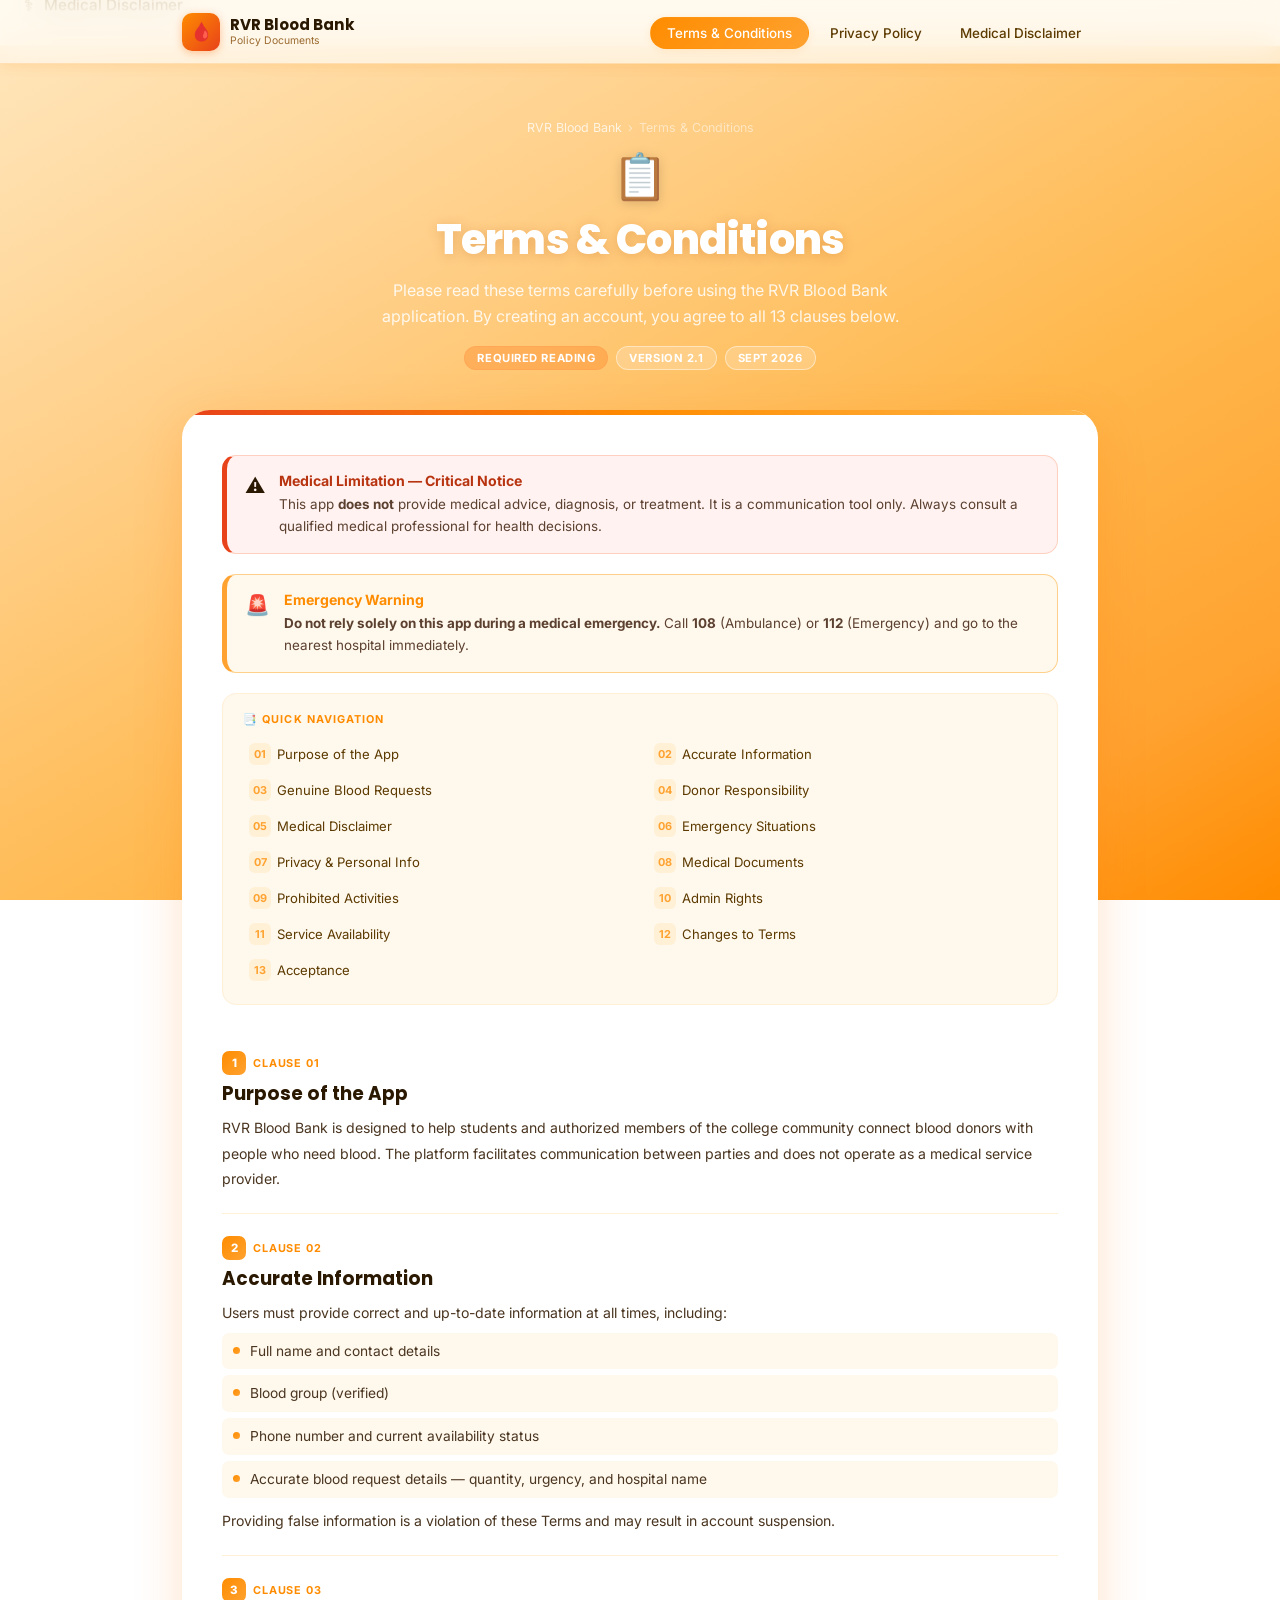
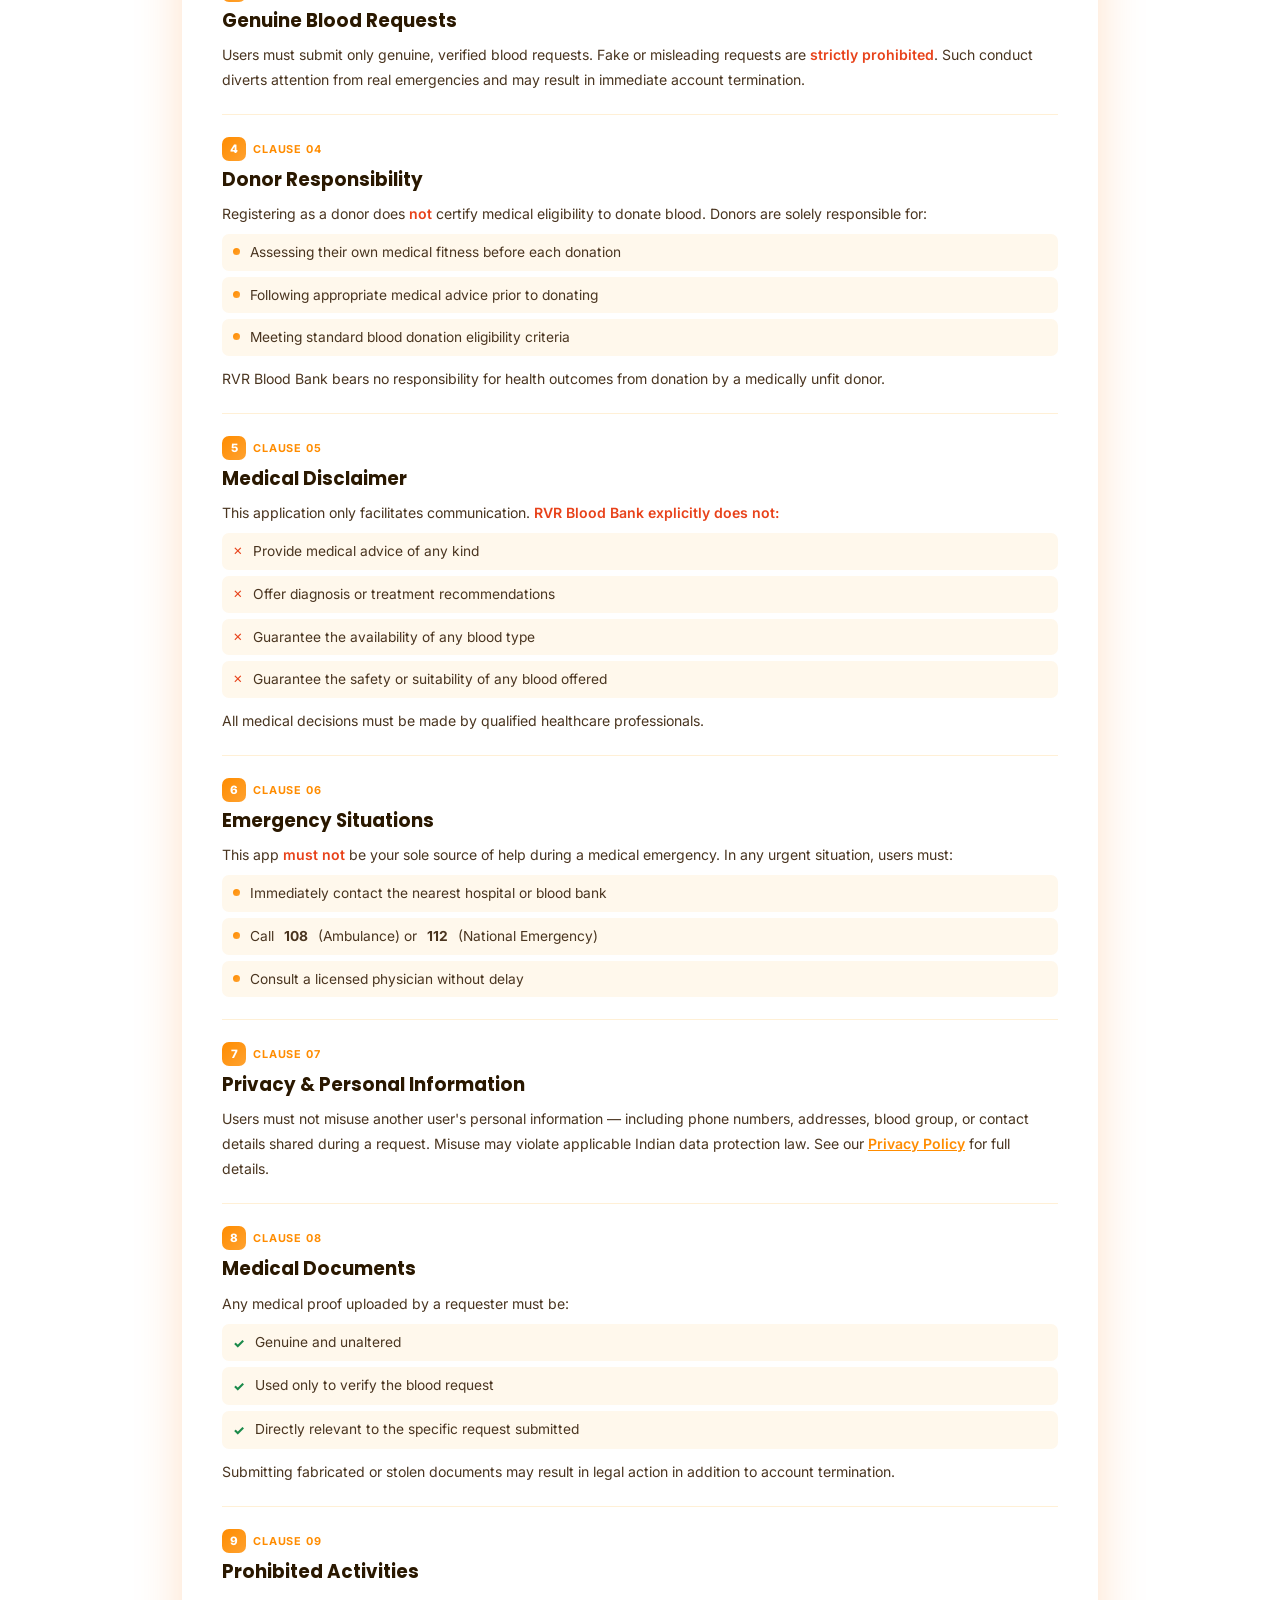
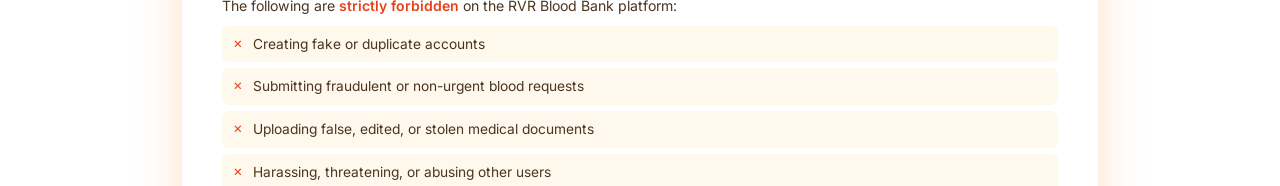
<file: index.html>
<!DOCTYPE html>
<html lang="en">
<head>
  <meta charset="UTF-8" />
  <meta http-equiv="refresh" content="0; url=terms.html" />
  <meta name="robots" content="noindex" />
  <title>RVR Blood Bank — Policy Portal</title>
</head>
<body>
  <p>Redirecting to <a href="terms.html">Terms &amp; Conditions</a>…</p>
</body>
</html>
</file>
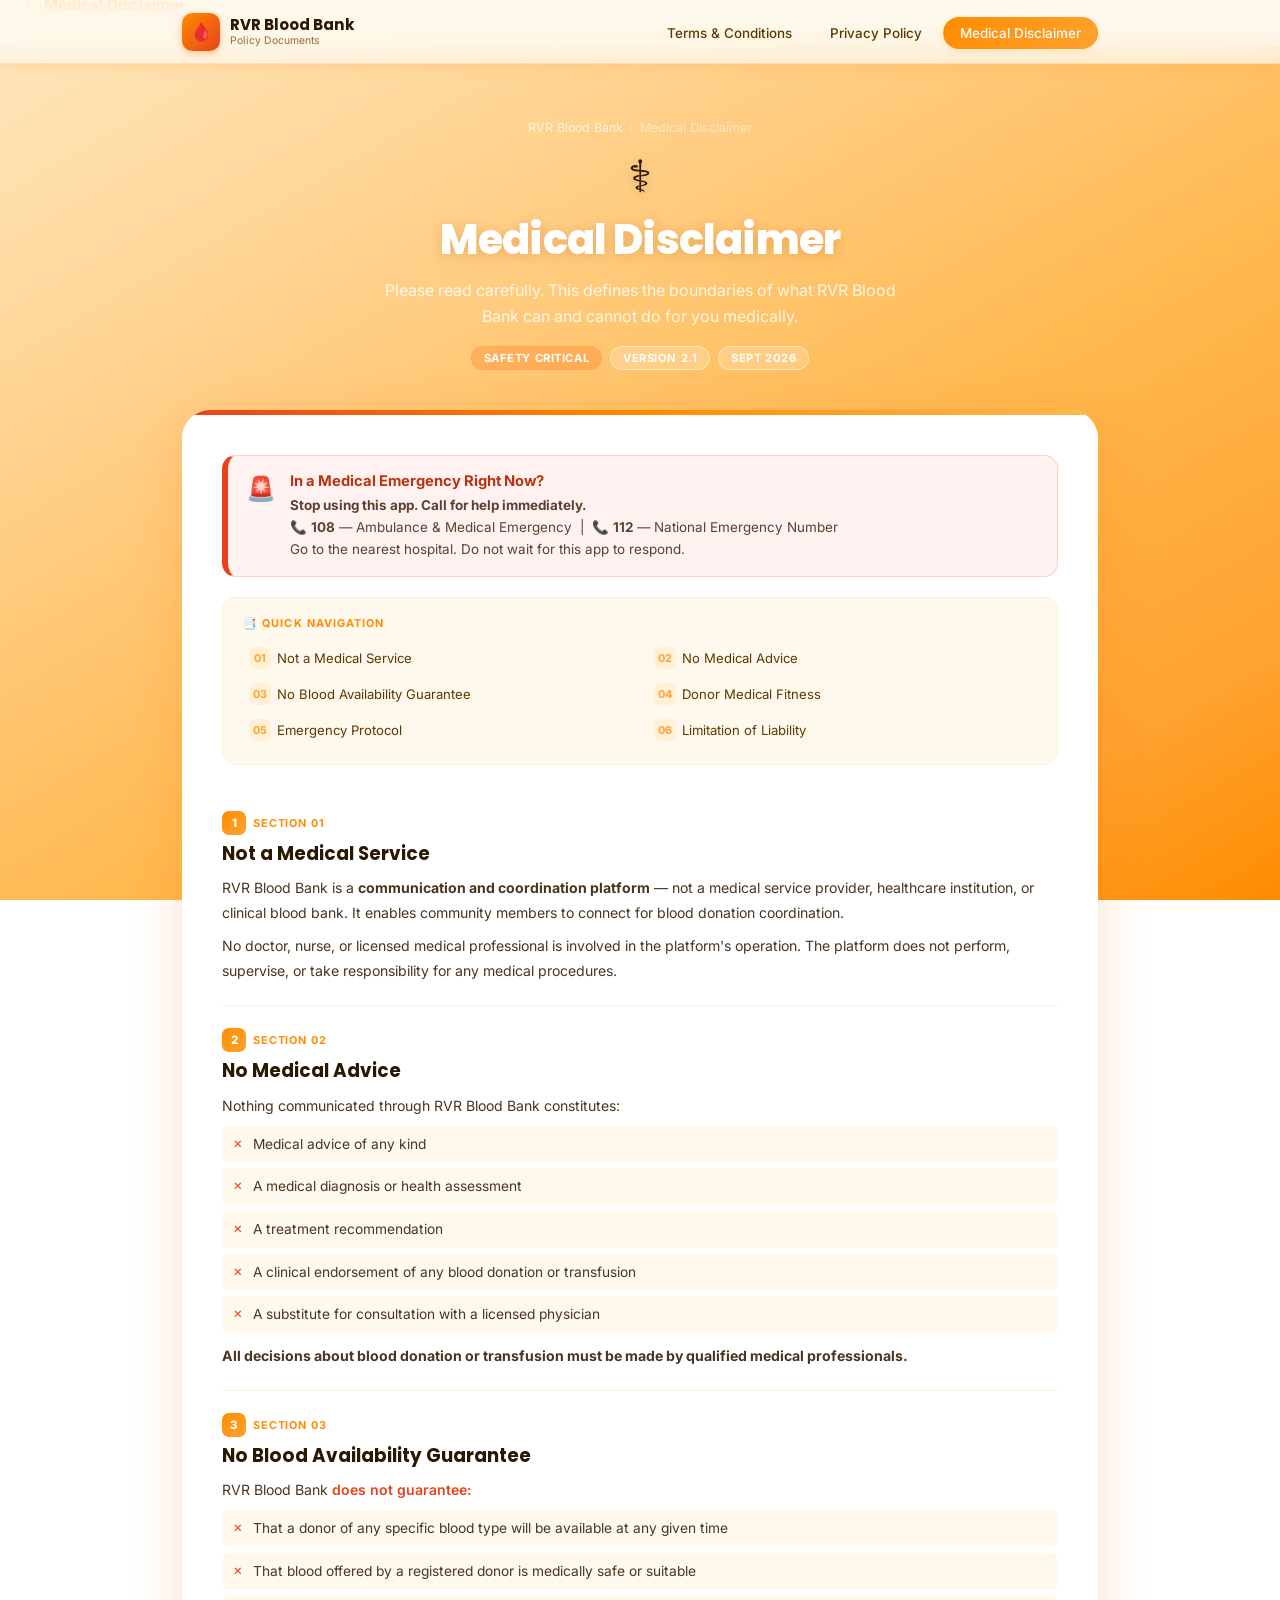
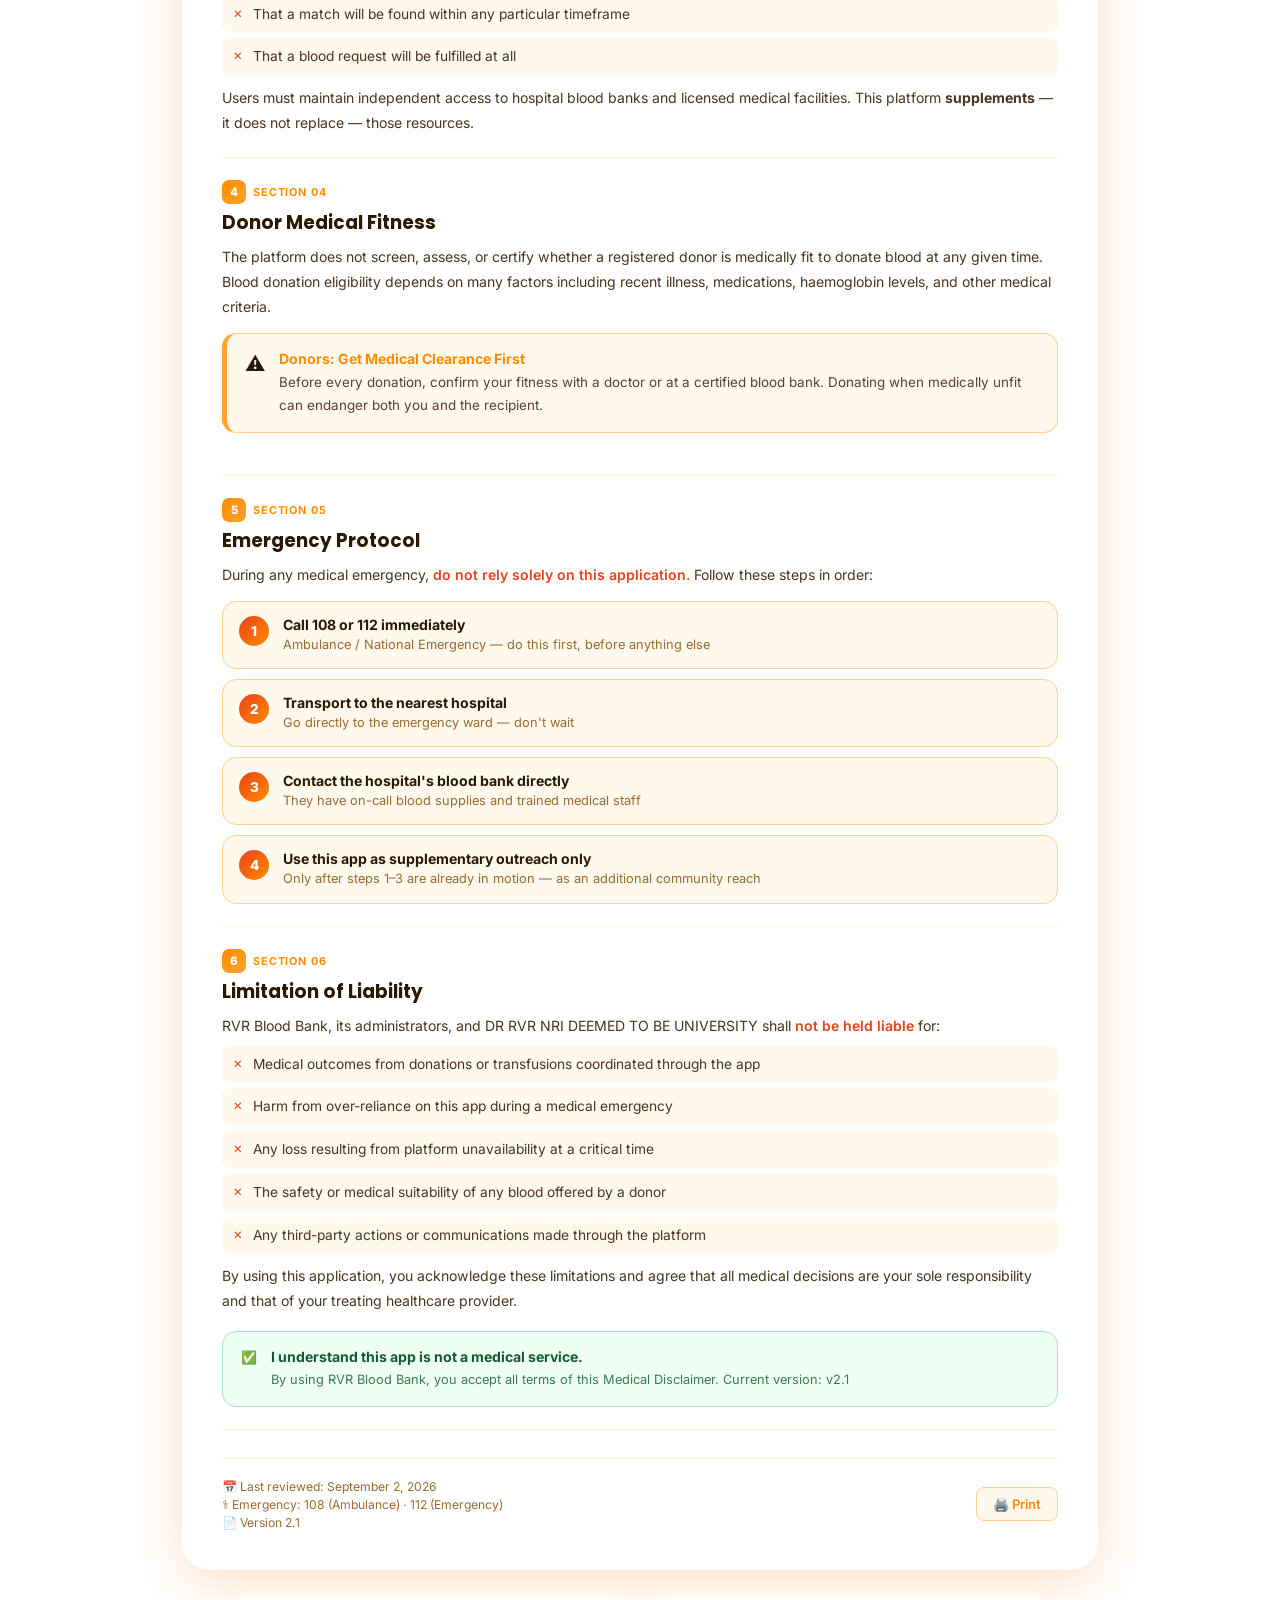
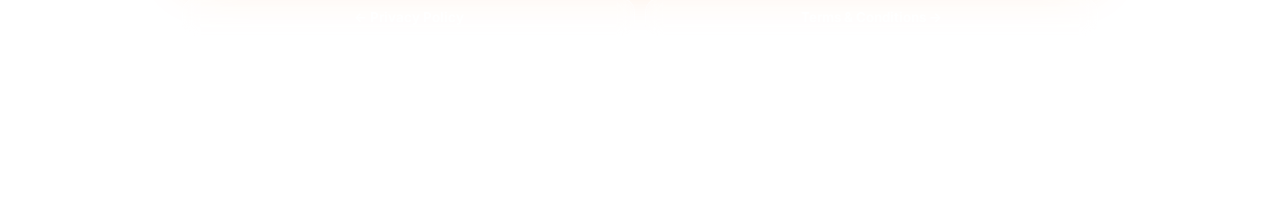
<file: disclaimer.html>
<!DOCTYPE html>
<html lang="en">
<head>
  <meta charset="UTF-8" />
  <meta name="viewport" content="width=device-width, initial-scale=1.0" />
  <meta name="description" content="RVR Blood Bank Medical Disclaimer — This app does not provide medical advice. Read before using the platform." />
  <title>Medical Disclaimer — RVR Blood Bank</title>
  <link rel="stylesheet" href="style.css" />
</head>
<body>

  <nav class="navbar" role="navigation" aria-label="Site navigation">
    <div class="container">
      <a href="terms.html" class="brand">
        <div class="brand-icon" aria-hidden="true">🩸</div>
        <div><div class="brand-name">RVR Blood Bank</div><div class="brand-sub">Policy Documents</div></div>
      </a>
      <ul class="nav-links" role="list">
        <li><a href="terms.html">Terms &amp; Conditions</a></li>
        <li><a href="privacy.html">Privacy Policy</a></li>
        <li><a href="disclaimer.html" class="active" aria-current="page">Medical Disclaimer</a></li>
      </ul>
      <button class="hamburger" id="hamburger" aria-label="Toggle menu" aria-expanded="false" aria-controls="mobileMenu">
        <span></span><span></span><span></span>
      </button>
    </div>
  </nav>

  <div class="mobile-menu" id="mobileMenu" aria-hidden="true">
    <ul role="list">
      <li><a href="terms.html"><span class="m-icon">📋</span> Terms &amp; Conditions</a></li>
      <li><a href="privacy.html"><span class="m-icon">🔒</span> Privacy Policy</a></li>
      <li><a href="disclaimer.html" class="active"><span class="m-icon">⚕️</span> Medical Disclaimer</a></li>
    </ul>
  </div>

  <header class="page-header" aria-labelledby="page-title">
    <div class="container">
      <nav class="breadcrumb" aria-label="Breadcrumb">
        <a href="terms.html">RVR Blood Bank</a>
        <span aria-hidden="true">›</span>
        <span aria-current="page">Medical Disclaimer</span>
      </nav>
      <span class="page-icon" aria-hidden="true">⚕️</span>
      <h1 id="page-title">Medical Disclaimer</h1>
      <p class="subtitle">Please read carefully. This defines the boundaries of what RVR Blood Bank can and cannot do for you medically.</p>
      <div class="meta-row">
        <span class="tag tag--accent">Safety Critical</span>
        <span class="tag tag--primary">Version 2.1</span>
        <span class="tag tag--primary">Sept 2026</span>
      </div>
    </div>
  </header>

  <main class="container" id="main-content">
    <div class="policy-card" role="article" aria-label="Medical Disclaimer document">
      <div class="card-inner">

        <!-- Top Emergency Notice — always prominent -->
        <div class="alert-box alert-box--danger" role="alert" style="border-left-width:6px;">
          <span class="alert-box__icon" aria-hidden="true" style="font-size:1.5rem;">🚨</span>
          <div>
            <div class="alert-box__title" style="font-size:0.92rem;">In a Medical Emergency Right Now?</div>
            <div class="alert-box__body">
              <strong>Stop using this app. Call for help immediately.</strong><br />
              📞 <strong>108</strong> — Ambulance &amp; Medical Emergency &nbsp;|&nbsp;
              📞 <strong>112</strong> — National Emergency Number<br />
              Go to the nearest hospital. Do not wait for this app to respond.
            </div>
          </div>
        </div>

        <div class="toc-box" aria-label="Table of contents">
          <div class="toc-box__label">📑 Quick Navigation</div>
          <ol class="toc-grid" role="list">
            <li><a href="#d1">Not a Medical Service</a></li>
            <li><a href="#d2">No Medical Advice</a></li>
            <li><a href="#d3">No Blood Availability Guarantee</a></li>
            <li><a href="#d4">Donor Medical Fitness</a></li>
            <li><a href="#d5">Emergency Protocol</a></li>
            <li><a href="#d6">Limitation of Liability</a></li>
          </ol>
        </div>

        <!-- Section 1 -->
        <div class="section" id="d1">
          <div class="section-num"><span class="num-badge">1</span><span>Section 01</span></div>
          <h2>Not a Medical Service</h2>
          <p>RVR Blood Bank is a <strong>communication and coordination platform</strong> — not a medical service provider, healthcare institution, or clinical blood bank. It enables community members to connect for blood donation coordination.</p>
          <p>No doctor, nurse, or licensed medical professional is involved in the platform's operation. The platform does not perform, supervise, or take responsibility for any medical procedures.</p>
        </div>

        <!-- Section 2 -->
        <div class="section" id="d2">
          <div class="section-num"><span class="num-badge">2</span><span>Section 02</span></div>
          <h2>No Medical Advice</h2>
          <p>Nothing communicated through RVR Blood Bank constitutes:</p>
          <ul class="clause-list clause-list--cross" role="list">
            <li>Medical advice of any kind</li>
            <li>A medical diagnosis or health assessment</li>
            <li>A treatment recommendation</li>
            <li>A clinical endorsement of any blood donation or transfusion</li>
            <li>A substitute for consultation with a licensed physician</li>
          </ul>
          <p style="margin-top:10px;"><strong>All decisions about blood donation or transfusion must be made by qualified medical professionals.</strong></p>
        </div>

        <!-- Section 3 -->
        <div class="section" id="d3">
          <div class="section-num"><span class="num-badge">3</span><span>Section 03</span></div>
          <h2>No Blood Availability Guarantee</h2>
          <p>RVR Blood Bank <span class="t-red">does not guarantee:</span></p>
          <ul class="clause-list clause-list--cross" role="list">
            <li>That a donor of any specific blood type will be available at any given time</li>
            <li>That blood offered by a registered donor is medically safe or suitable</li>
            <li>That a match will be found within any particular timeframe</li>
            <li>That a blood request will be fulfilled at all</li>
          </ul>
          <p style="margin-top:10px;">Users must maintain independent access to hospital blood banks and licensed medical facilities. This platform <strong>supplements</strong> — it does not replace — those resources.</p>
        </div>

        <!-- Section 4 -->
        <div class="section" id="d4">
          <div class="section-num"><span class="num-badge">4</span><span>Section 04</span></div>
          <h2>Donor Medical Fitness</h2>
          <p>The platform does not screen, assess, or certify whether a registered donor is medically fit to donate blood at any given time. Blood donation eligibility depends on many factors including recent illness, medications, haemoglobin levels, and other medical criteria.</p>
          <div class="alert-box alert-box--orange" style="margin-top:14px;" role="note">
            <span class="alert-box__icon" aria-hidden="true">⚠️</span>
            <div>
              <div class="alert-box__title">Donors: Get Medical Clearance First</div>
              <div class="alert-box__body">Before every donation, confirm your fitness with a doctor or at a certified blood bank. Donating when medically unfit can endanger both you and the recipient.</div>
            </div>
          </div>
        </div>

        <!-- Section 5 -->
        <div class="section" id="d5">
          <div class="section-num"><span class="num-badge">5</span><span>Section 05</span></div>
          <h2>Emergency Protocol</h2>
          <p>During any medical emergency, <span class="t-red">do not rely solely on this application.</span> Follow these steps in order:</p>
          <div class="step-list" role="list">
            <div class="step-card" role="listitem">
              <div class="step-num" aria-hidden="true">1</div>
              <div>
                <strong>Call 108 or 112 immediately</strong>
                <p>Ambulance / National Emergency — do this first, before anything else</p>
              </div>
            </div>
            <div class="step-card" role="listitem">
              <div class="step-num" aria-hidden="true">2</div>
              <div>
                <strong>Transport to the nearest hospital</strong>
                <p>Go directly to the emergency ward — don't wait</p>
              </div>
            </div>
            <div class="step-card" role="listitem">
              <div class="step-num" aria-hidden="true">3</div>
              <div>
                <strong>Contact the hospital's blood bank directly</strong>
                <p>They have on-call blood supplies and trained medical staff</p>
              </div>
            </div>
            <div class="step-card" role="listitem">
              <div class="step-num" aria-hidden="true">4</div>
              <div>
                <strong>Use this app as supplementary outreach only</strong>
                <p>Only after steps 1–3 are already in motion — as an additional community reach</p>
              </div>
            </div>
          </div>
        </div>

        <!-- Section 6 -->
        <div class="section" id="d6">
          <div class="section-num"><span class="num-badge">6</span><span>Section 06</span></div>
          <h2>Limitation of Liability</h2>
          <p>RVR Blood Bank, its administrators, and DR RVR NRI DEEMED TO BE UNIVERSITY shall <span class="t-red">not be held liable</span> for:</p>
          <ul class="clause-list clause-list--cross" role="list">
            <li>Medical outcomes from donations or transfusions coordinated through the app</li>
            <li>Harm from over-reliance on this app during a medical emergency</li>
            <li>Any loss resulting from platform unavailability at a critical time</li>
            <li>The safety or medical suitability of any blood offered by a donor</li>
            <li>Any third-party actions or communications made through the platform</li>
          </ul>
          <p style="margin-top:10px;">By using this application, you acknowledge these limitations and agree that all medical decisions are your sole responsibility and that of your treating healthcare provider.</p>
          <div class="accept-box" role="note" style="margin-top:18px;">
            <span class="accept-box__icon" aria-hidden="true">✅</span>
            <div>
              <strong>I understand this app is not a medical service.</strong>
              <span>By using RVR Blood Bank, you accept all terms of this Medical Disclaimer. Current version: v2.1</span>
            </div>
          </div>
        </div>

        <div class="doc-footer">
          <div class="doc-footer-info">
            <span>📅 Last reviewed: September 2, 2026</span>
            <span>⚕️ Emergency: 108 (Ambulance) · 112 (Emergency)</span>
            <span>📄 Version 2.1</span>
          </div>
          <button class="print-btn" onclick="window.print()">🖨️ Print</button>
        </div>
      </div>
    </div>

    <nav class="page-nav" aria-label="Navigate between policy pages">
      <a href="privacy.html">← Privacy Policy</a>
      <a href="terms.html">Terms &amp; Conditions →</a>
    </nav>
  </main>

  <footer class="site-footer" role="contentinfo">
    <div class="container">
      <div class="footer-card">
        <nav class="footer-links" aria-label="Policy links">
          <a href="terms.html">Terms &amp; Conditions</a>
          <a href="privacy.html">Privacy Policy</a>
          <a href="disclaimer.html">Medical Disclaimer</a>
        </nav>
        <p class="footer-copy">© 2026 DR RVR NRI DEEMED TO BE UNIVERSITY · Policy v2.1 · September 2026</p>
      </div>
    </div>
  </footer>

  <script src="menu.js"></script>
</body>
</html>
</file>
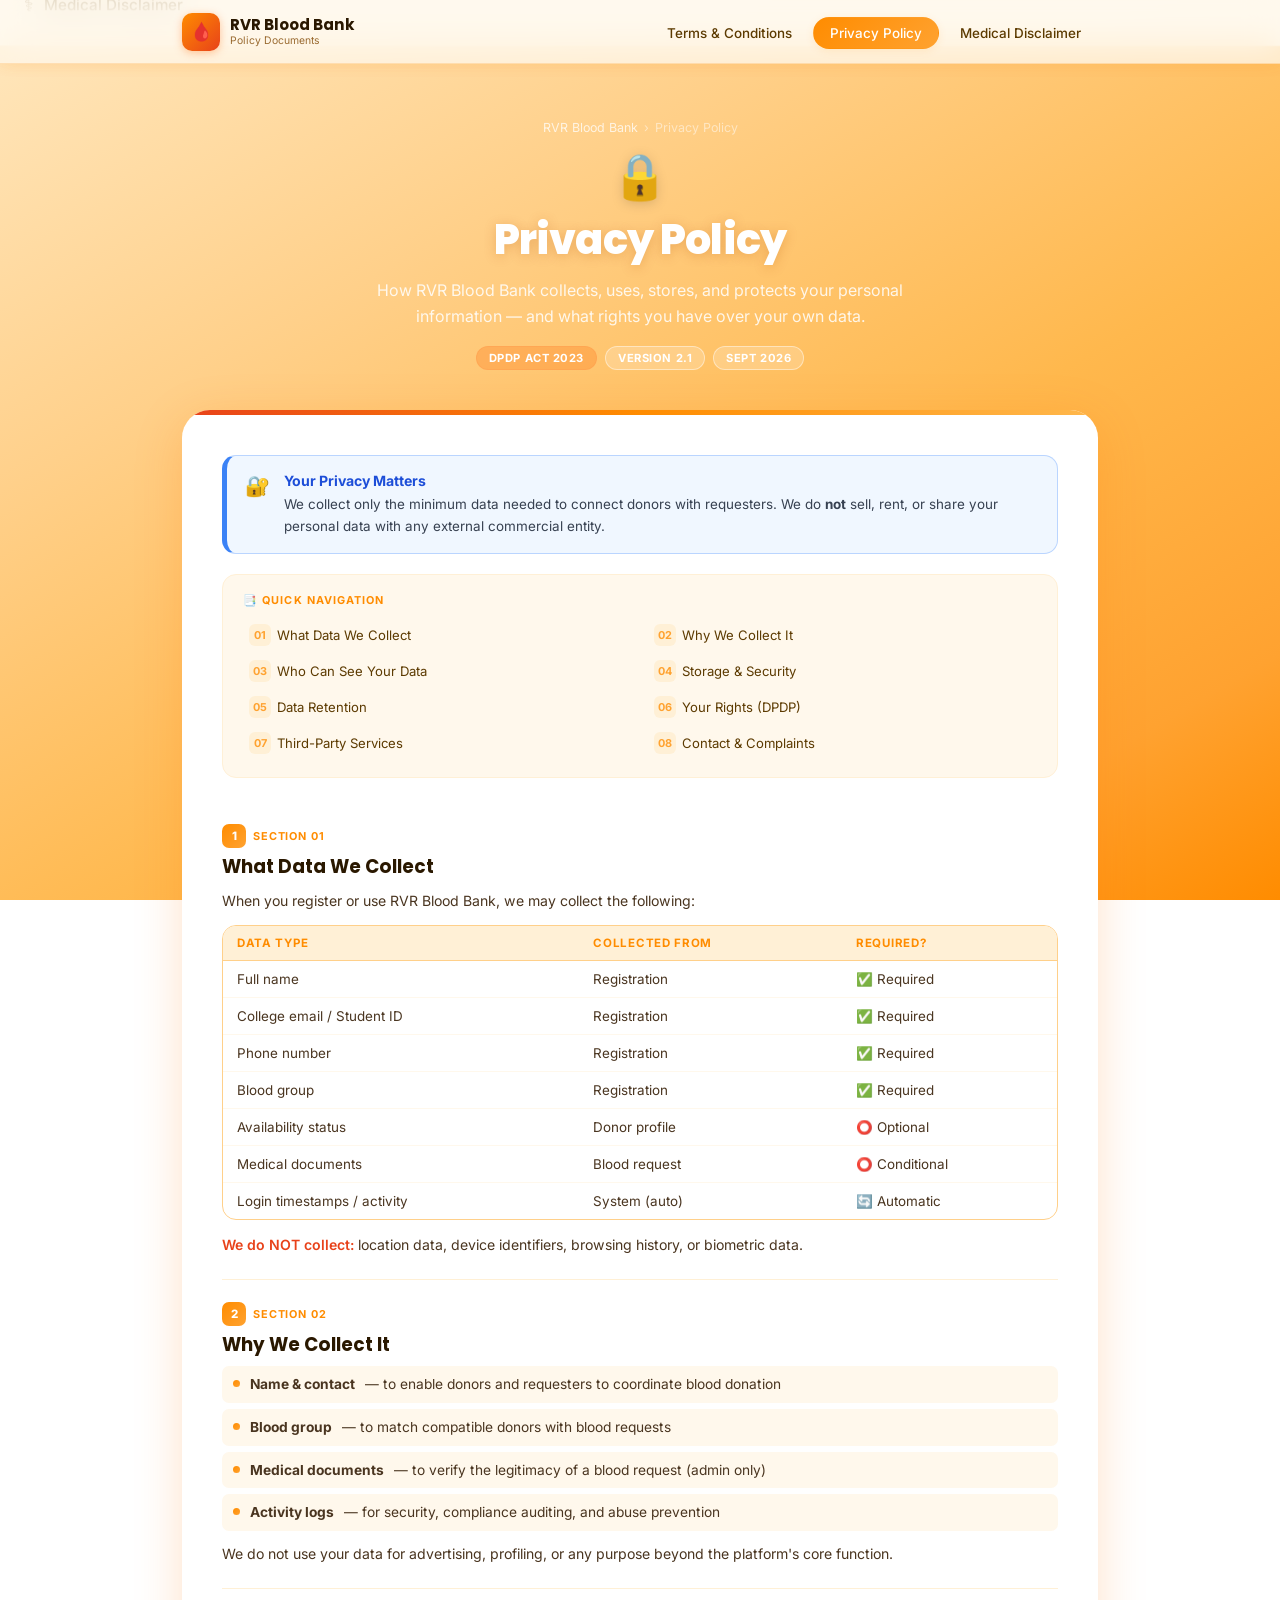
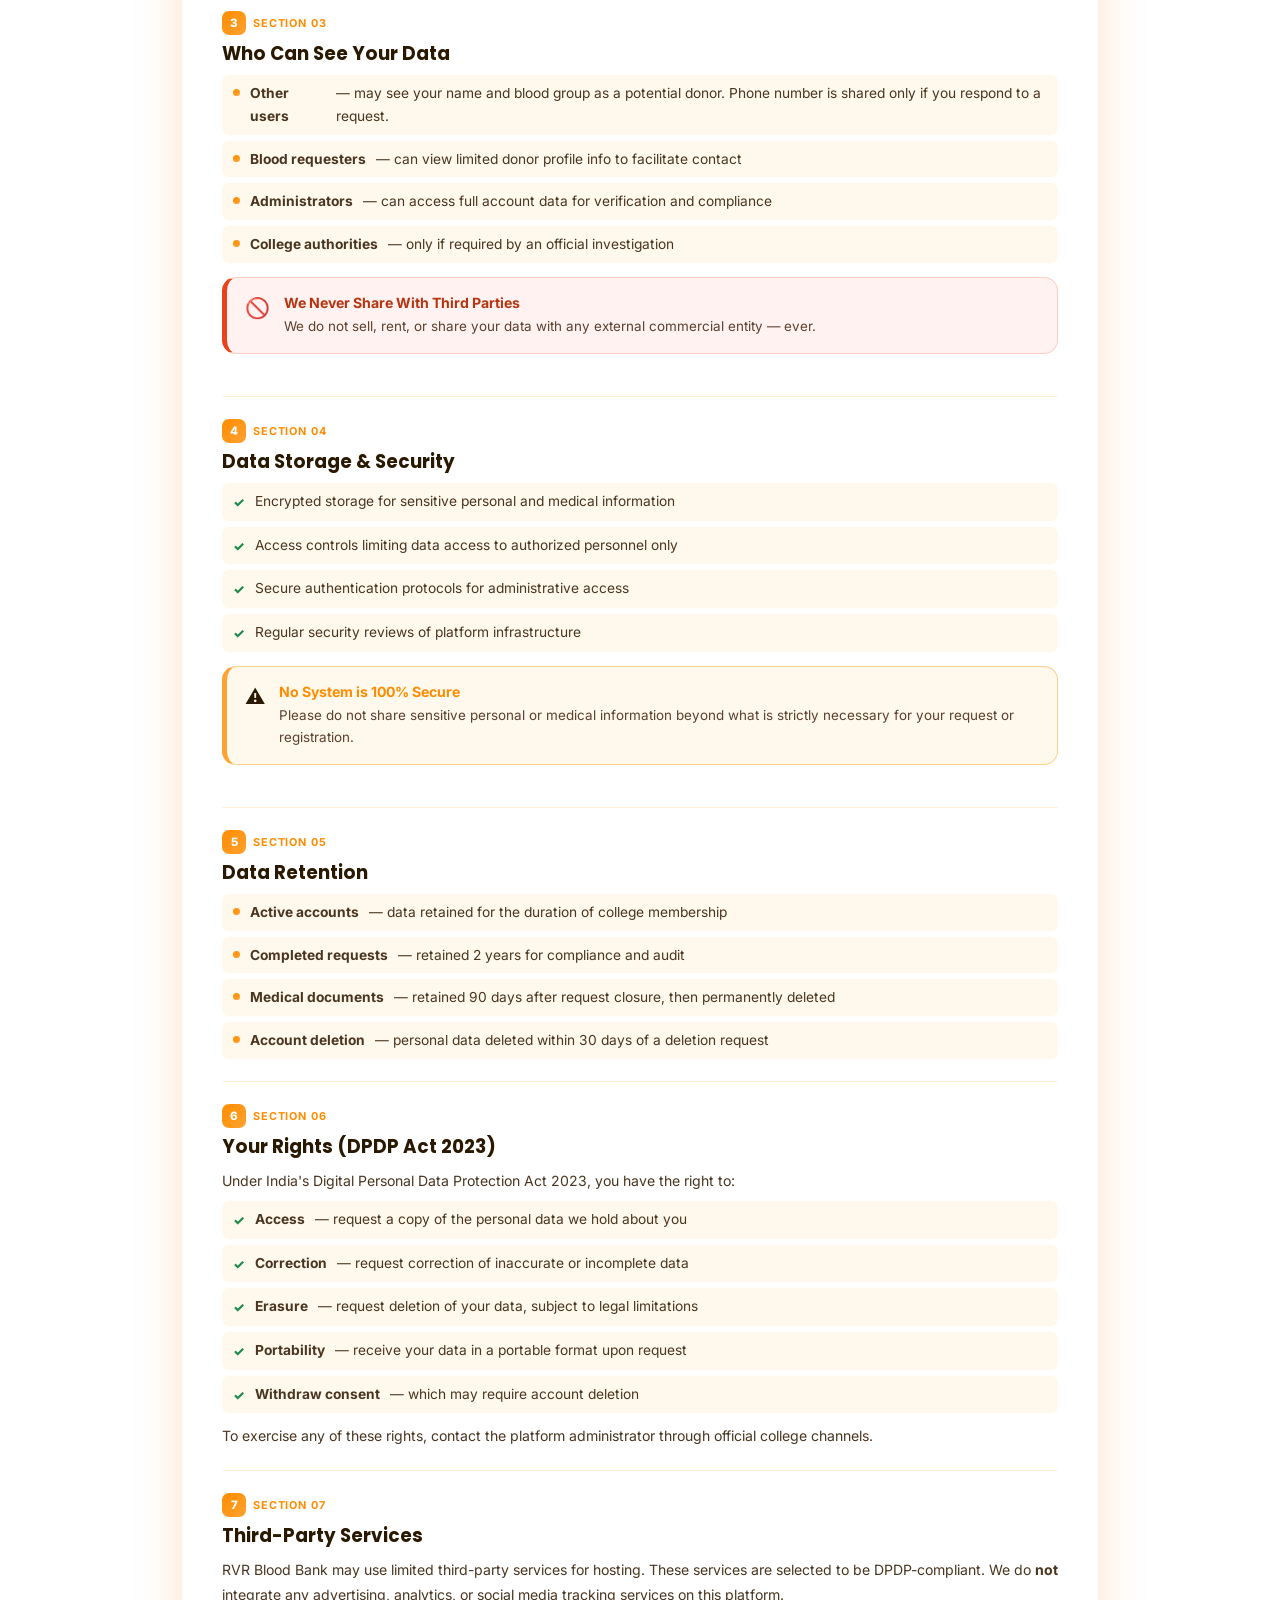
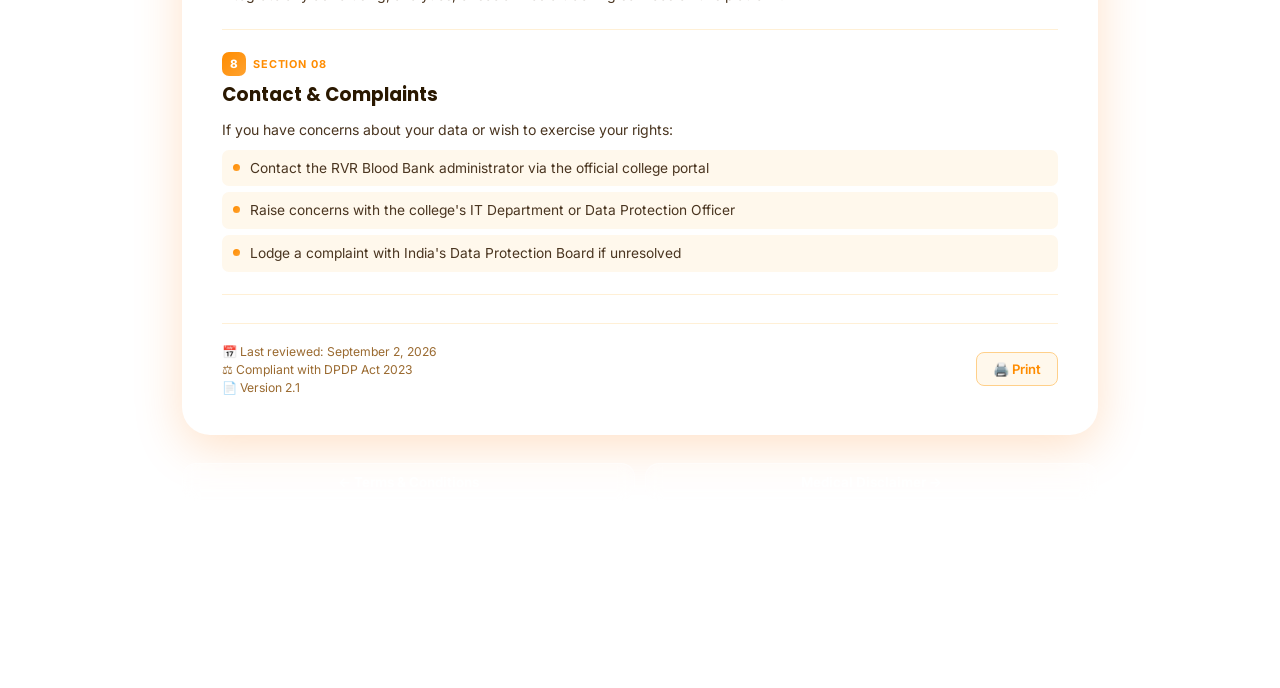
<file: privacy.html>
<!DOCTYPE html>
<html lang="en">
<head>
  <meta charset="UTF-8" />
  <meta name="viewport" content="width=device-width, initial-scale=1.0" />
  <meta name="description" content="RVR Blood Bank Privacy Policy — How we collect, store, and protect your personal data, and your rights under applicable law." />
  <title>Privacy Policy — RVR Blood Bank</title>
  <link rel="stylesheet" href="style.css" />
</head>
<body>

  <nav class="navbar" role="navigation" aria-label="Site navigation">
    <div class="container">
      <a href="terms.html" class="brand">
        <div class="brand-icon" aria-hidden="true">🩸</div>
        <div><div class="brand-name">RVR Blood Bank</div><div class="brand-sub">Policy Documents</div></div>
      </a>
      <ul class="nav-links" role="list">
        <li><a href="terms.html">Terms &amp; Conditions</a></li>
        <li><a href="privacy.html" class="active" aria-current="page">Privacy Policy</a></li>
        <li><a href="disclaimer.html">Medical Disclaimer</a></li>
      </ul>
      <button class="hamburger" id="hamburger" aria-label="Toggle menu" aria-expanded="false" aria-controls="mobileMenu">
        <span></span><span></span><span></span>
      </button>
    </div>
  </nav>

  <div class="mobile-menu" id="mobileMenu" aria-hidden="true">
    <ul role="list">
      <li><a href="terms.html"><span class="m-icon">📋</span> Terms &amp; Conditions</a></li>
      <li><a href="privacy.html" class="active"><span class="m-icon">🔒</span> Privacy Policy</a></li>
      <li><a href="disclaimer.html"><span class="m-icon">⚕️</span> Medical Disclaimer</a></li>
    </ul>
  </div>

  <header class="page-header" aria-labelledby="page-title">
    <div class="container">
      <nav class="breadcrumb" aria-label="Breadcrumb">
        <a href="terms.html">RVR Blood Bank</a>
        <span aria-hidden="true">›</span>
        <span aria-current="page">Privacy Policy</span>
      </nav>
      <span class="page-icon" aria-hidden="true">🔒</span>
      <h1 id="page-title">Privacy Policy</h1>
      <p class="subtitle">How RVR Blood Bank collects, uses, stores, and protects your personal information — and what rights you have over your own data.</p>
      <div class="meta-row">
        <span class="tag tag--accent">DPDP Act 2023</span>
        <span class="tag tag--primary">Version 2.1</span>
        <span class="tag tag--primary">Sept 2026</span>
      </div>
    </div>
  </header>

  <main class="container" id="main-content">
    <div class="policy-card" role="article" aria-label="Privacy Policy document">
      <div class="card-inner">

        <div class="alert-box alert-box--info" role="note">
          <span class="alert-box__icon" aria-hidden="true">🔐</span>
          <div>
            <div class="alert-box__title">Your Privacy Matters</div>
            <div class="alert-box__body">We collect only the minimum data needed to connect donors with requesters. We do <strong>not</strong> sell, rent, or share your personal data with any external commercial entity.</div>
          </div>
        </div>

        <div class="toc-box" aria-label="Table of contents">
          <div class="toc-box__label">📑 Quick Navigation</div>
          <ol class="toc-grid" role="list">
            <li><a href="#p1">What Data We Collect</a></li>
            <li><a href="#p2">Why We Collect It</a></li>
            <li><a href="#p3">Who Can See Your Data</a></li>
            <li><a href="#p4">Storage &amp; Security</a></li>
            <li><a href="#p5">Data Retention</a></li>
            <li><a href="#p6">Your Rights (DPDP)</a></li>
            <li><a href="#p7">Third-Party Services</a></li>
            <li><a href="#p8">Contact &amp; Complaints</a></li>
          </ol>
        </div>

        <!-- Section 1 -->
        <div class="section" id="p1">
          <div class="section-num"><span class="num-badge">1</span><span>Section 01</span></div>
          <h2>What Data We Collect</h2>
          <p>When you register or use RVR Blood Bank, we may collect the following:</p>
          <div class="data-table-wrap">
            <table class="data-table" role="table" aria-label="Data we collect">
              <thead>
                <tr><th>Data Type</th><th>Collected From</th><th>Required?</th></tr>
              </thead>
              <tbody>
                <tr><td>Full name</td><td>Registration</td><td>✅ Required</td></tr>
                <tr><td>College email / Student ID</td><td>Registration</td><td>✅ Required</td></tr>
                <tr><td>Phone number</td><td>Registration</td><td>✅ Required</td></tr>
                <tr><td>Blood group</td><td>Registration</td><td>✅ Required</td></tr>
                <tr><td>Availability status</td><td>Donor profile</td><td>⭕ Optional</td></tr>
                <tr><td>Medical documents</td><td>Blood request</td><td>⭕ Conditional</td></tr>
                <tr><td>Login timestamps / activity</td><td>System (auto)</td><td>🔄 Automatic</td></tr>
              </tbody>
            </table>
          </div>
          <p style="margin-top:12px;"><span class="t-red">We do NOT collect:</span> location data, device identifiers, browsing history, or biometric data.</p>
        </div>

        <!-- Section 2 -->
        <div class="section" id="p2">
          <div class="section-num"><span class="num-badge">2</span><span>Section 02</span></div>
          <h2>Why We Collect It</h2>
          <ul class="clause-list" role="list">
            <li><strong>Name &amp; contact</strong> — to enable donors and requesters to coordinate blood donation</li>
            <li><strong>Blood group</strong> — to match compatible donors with blood requests</li>
            <li><strong>Medical documents</strong> — to verify the legitimacy of a blood request (admin only)</li>
            <li><strong>Activity logs</strong> — for security, compliance auditing, and abuse prevention</li>
          </ul>
          <p style="margin-top:10px;">We do not use your data for advertising, profiling, or any purpose beyond the platform's core function.</p>
        </div>

        <!-- Section 3 -->
        <div class="section" id="p3">
          <div class="section-num"><span class="num-badge">3</span><span>Section 03</span></div>
          <h2>Who Can See Your Data</h2>
          <ul class="clause-list" role="list">
            <li><strong>Other users</strong> — may see your name and blood group as a potential donor. Phone number is shared only if you respond to a request.</li>
            <li><strong>Blood requesters</strong> — can view limited donor profile info to facilitate contact</li>
            <li><strong>Administrators</strong> — can access full account data for verification and compliance</li>
            <li><strong>College authorities</strong> — only if required by an official investigation</li>
          </ul>
          <div class="alert-box alert-box--danger" style="margin-top:14px;" role="note">
            <span class="alert-box__icon" aria-hidden="true">🚫</span>
            <div>
              <div class="alert-box__title">We Never Share With Third Parties</div>
              <div class="alert-box__body">We do not sell, rent, or share your data with any external commercial entity — ever.</div>
            </div>
          </div>
        </div>

        <!-- Section 4 -->
        <div class="section" id="p4">
          <div class="section-num"><span class="num-badge">4</span><span>Section 04</span></div>
          <h2>Data Storage &amp; Security</h2>
          <ul class="clause-list clause-list--check" role="list">
            <li>Encrypted storage for sensitive personal and medical information</li>
            <li>Access controls limiting data access to authorized personnel only</li>
            <li>Secure authentication protocols for administrative access</li>
            <li>Regular security reviews of platform infrastructure</li>
          </ul>
          <div class="alert-box alert-box--orange" style="margin-top:14px;" role="note">
            <span class="alert-box__icon" aria-hidden="true">⚠️</span>
            <div>
              <div class="alert-box__title">No System is 100% Secure</div>
              <div class="alert-box__body">Please do not share sensitive personal or medical information beyond what is strictly necessary for your request or registration.</div>
            </div>
          </div>
        </div>

        <!-- Section 5 -->
        <div class="section" id="p5">
          <div class="section-num"><span class="num-badge">5</span><span>Section 05</span></div>
          <h2>Data Retention</h2>
          <ul class="clause-list" role="list">
            <li><strong>Active accounts</strong> — data retained for the duration of college membership</li>
            <li><strong>Completed requests</strong> — retained 2 years for compliance and audit</li>
            <li><strong>Medical documents</strong> — retained 90 days after request closure, then permanently deleted</li>
            <li><strong>Account deletion</strong> — personal data deleted within 30 days of a deletion request</li>
          </ul>
        </div>

        <!-- Section 6 -->
        <div class="section" id="p6">
          <div class="section-num"><span class="num-badge">6</span><span>Section 06</span></div>
          <h2>Your Rights (DPDP Act 2023)</h2>
          <p>Under India's Digital Personal Data Protection Act 2023, you have the right to:</p>
          <ul class="clause-list clause-list--check" role="list">
            <li><strong>Access</strong> — request a copy of the personal data we hold about you</li>
            <li><strong>Correction</strong> — request correction of inaccurate or incomplete data</li>
            <li><strong>Erasure</strong> — request deletion of your data, subject to legal limitations</li>
            <li><strong>Portability</strong> — receive your data in a portable format upon request</li>
            <li><strong>Withdraw consent</strong> — which may require account deletion</li>
          </ul>
          <p style="margin-top:10px;">To exercise any of these rights, contact the platform administrator through official college channels.</p>
        </div>

        <!-- Section 7 -->
        <div class="section" id="p7">
          <div class="section-num"><span class="num-badge">7</span><span>Section 07</span></div>
          <h2>Third-Party Services</h2>
          <p>RVR Blood Bank may use limited third-party services for hosting. These services are selected to be DPDP-compliant. We do <strong>not</strong> integrate any advertising, analytics, or social media tracking services on this platform.</p>
        </div>

        <!-- Section 8 -->
        <div class="section" id="p8">
          <div class="section-num"><span class="num-badge">8</span><span>Section 08</span></div>
          <h2>Contact &amp; Complaints</h2>
          <p>If you have concerns about your data or wish to exercise your rights:</p>
          <ul class="clause-list" role="list">
            <li>Contact the RVR Blood Bank administrator via the official college portal</li>
            <li>Raise concerns with the college's IT Department or Data Protection Officer</li>
            <li>Lodge a complaint with India's Data Protection Board if unresolved</li>
          </ul>
        </div>

        <div class="doc-footer">
          <div class="doc-footer-info">
            <span>📅 Last reviewed: September 2, 2026</span>
            <span>⚖️ Compliant with DPDP Act 2023</span>
            <span>📄 Version 2.1</span>
          </div>
          <button class="print-btn" onclick="window.print()">🖨️ Print</button>
        </div>
      </div>
    </div>

    <nav class="page-nav" aria-label="Navigate between policy pages">
      <a href="terms.html">← Terms &amp; Conditions</a>
      <a href="disclaimer.html">Medical Disclaimer →</a>
    </nav>
  </main>

  <footer class="site-footer" role="contentinfo">
    <div class="container">
      <div class="footer-card">
        <nav class="footer-links" aria-label="Policy links">
          <a href="terms.html">Terms &amp; Conditions</a>
          <a href="privacy.html">Privacy Policy</a>
          <a href="disclaimer.html">Medical Disclaimer</a>
        </nav>
        <p class="footer-copy">© 2026 DR RVR NRI DEEMED TO BE UNIVERSITY · Policy v2.1 · September 2026</p>
      </div>
    </div>
  </footer>

  <script src="menu.js"></script>
</body>
</html>
</file>
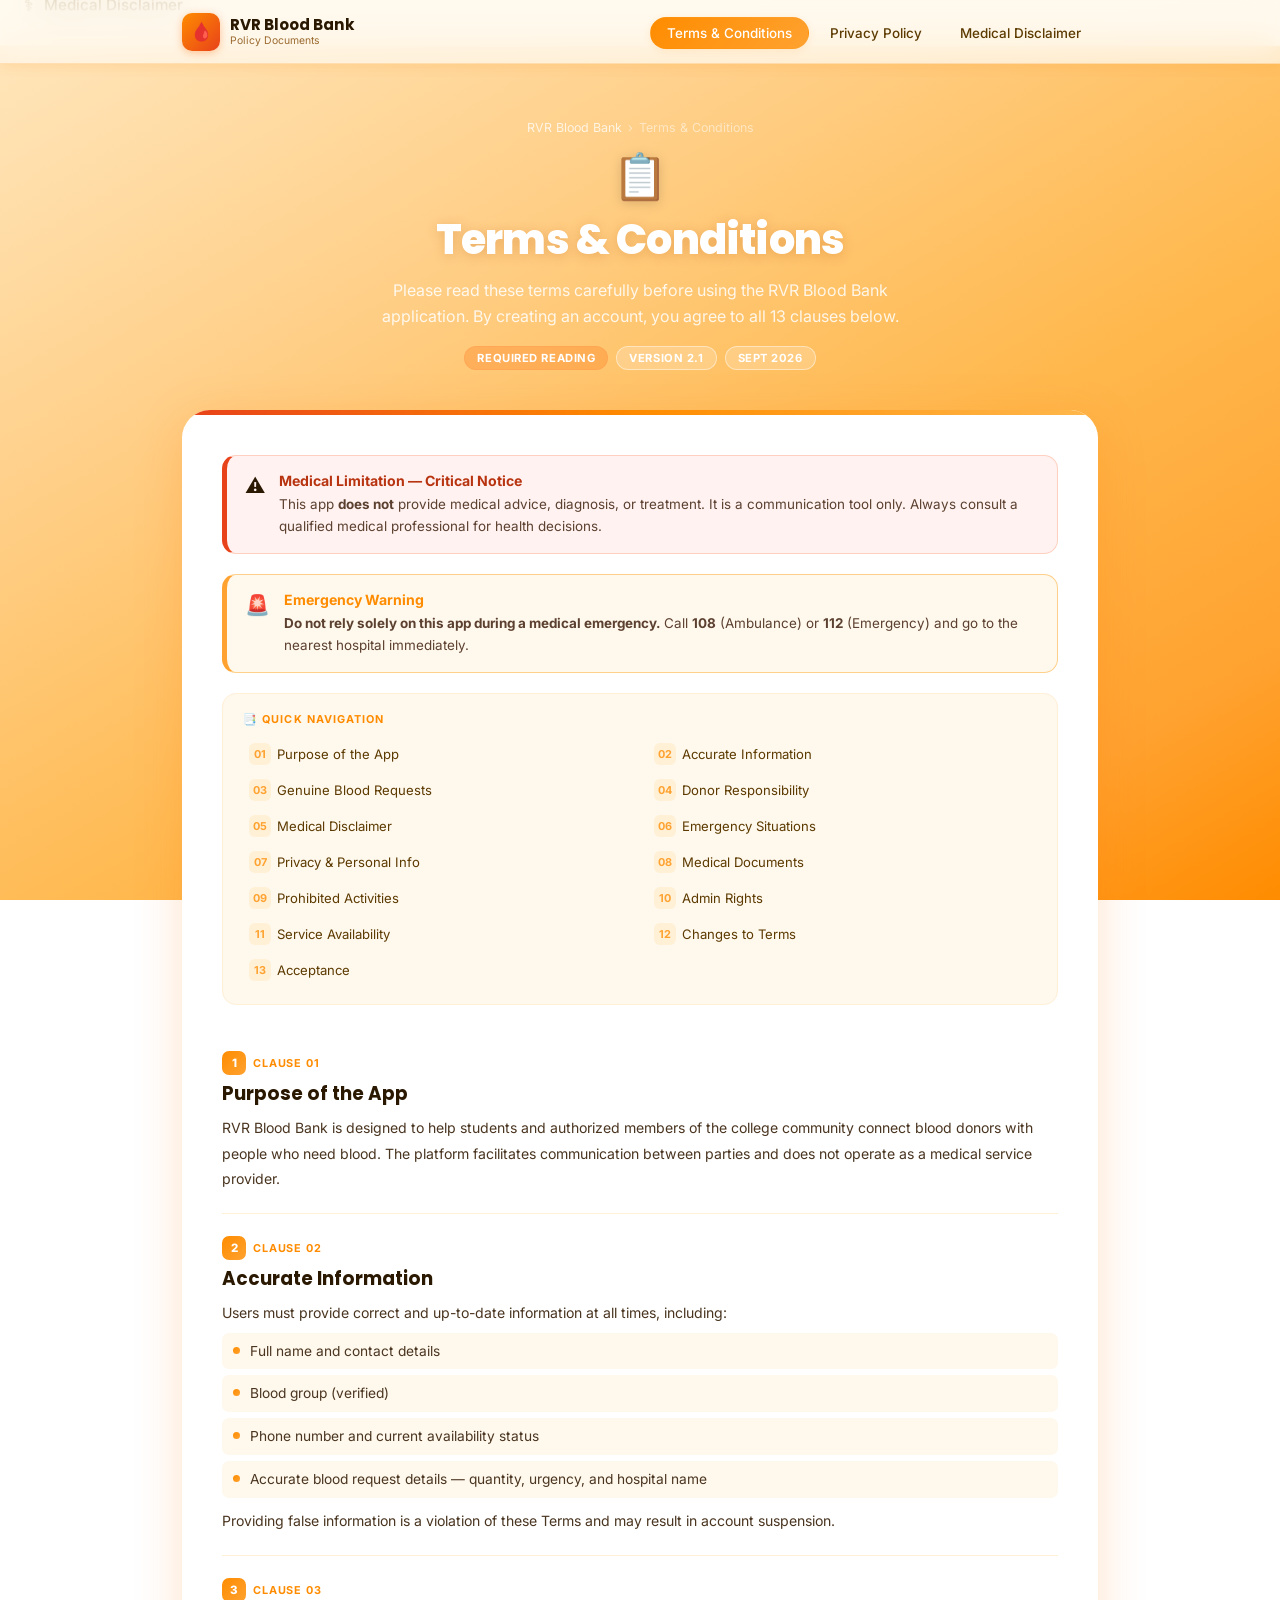
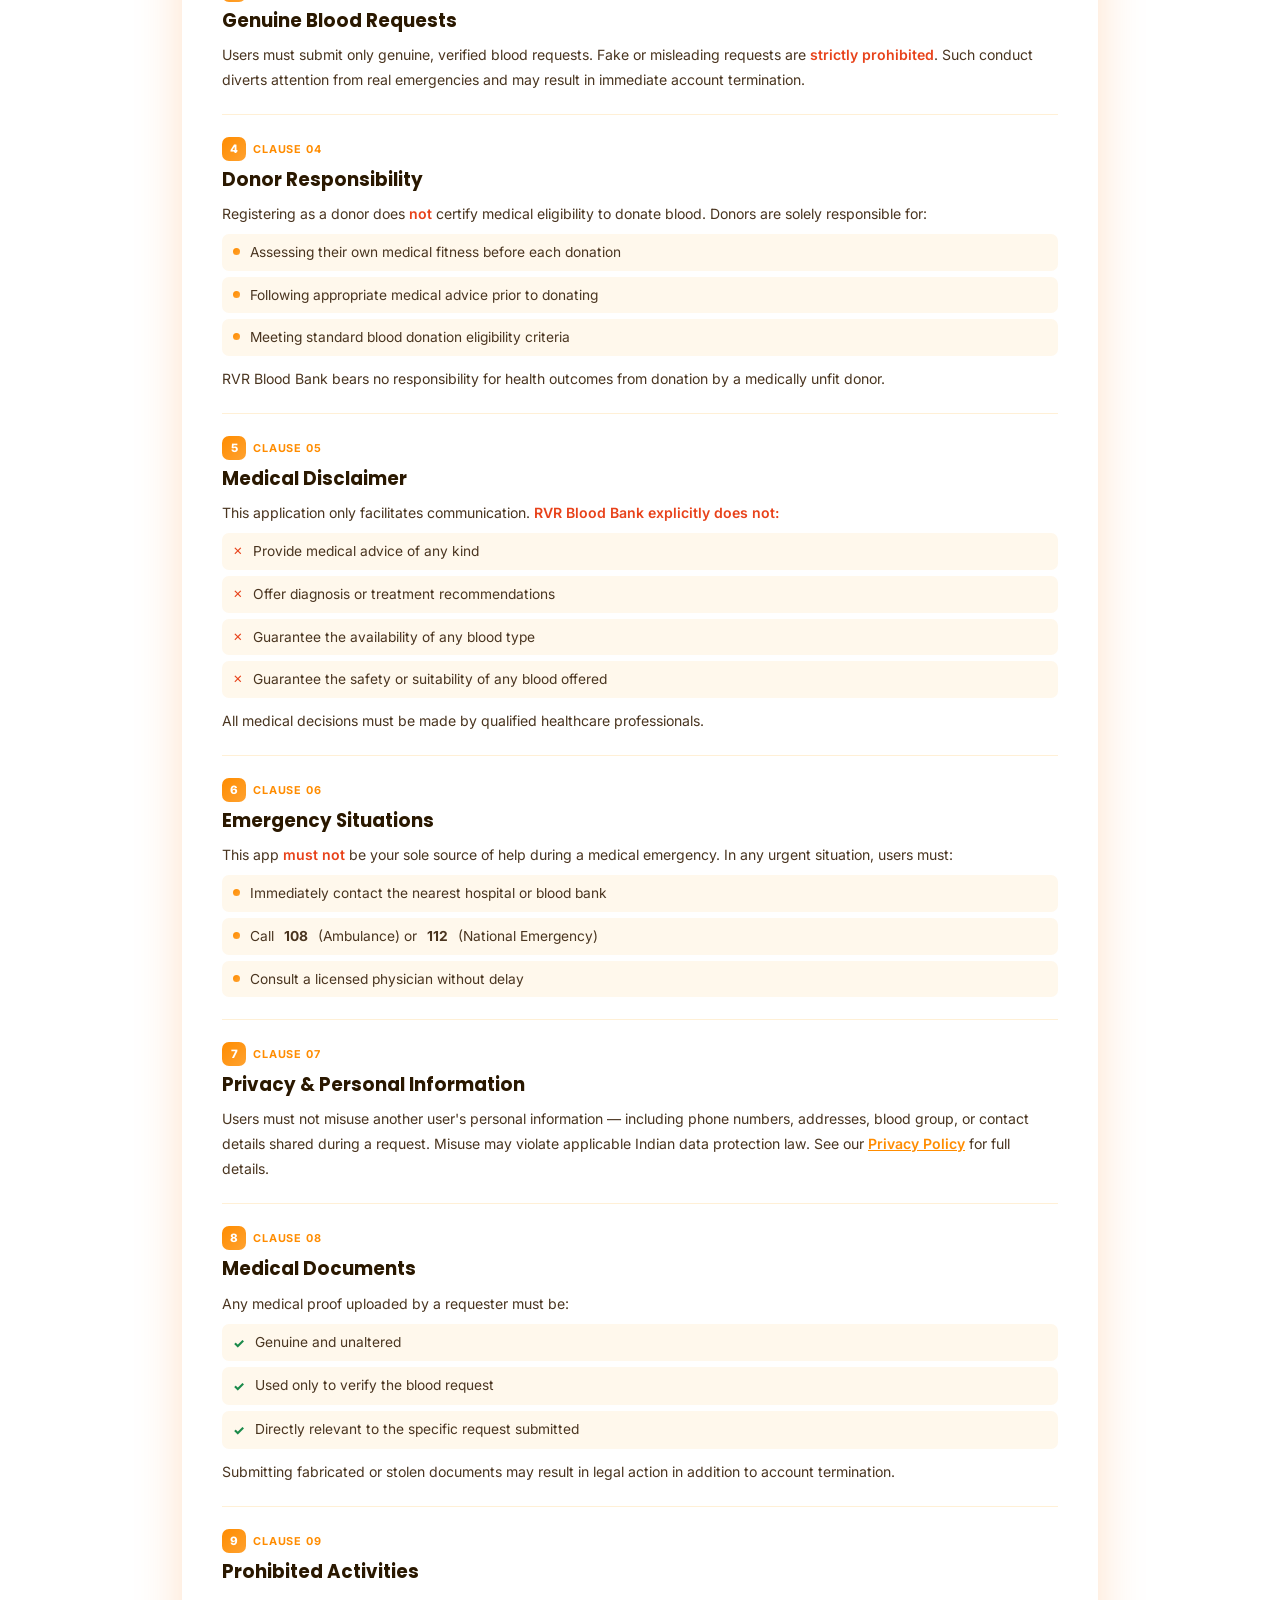
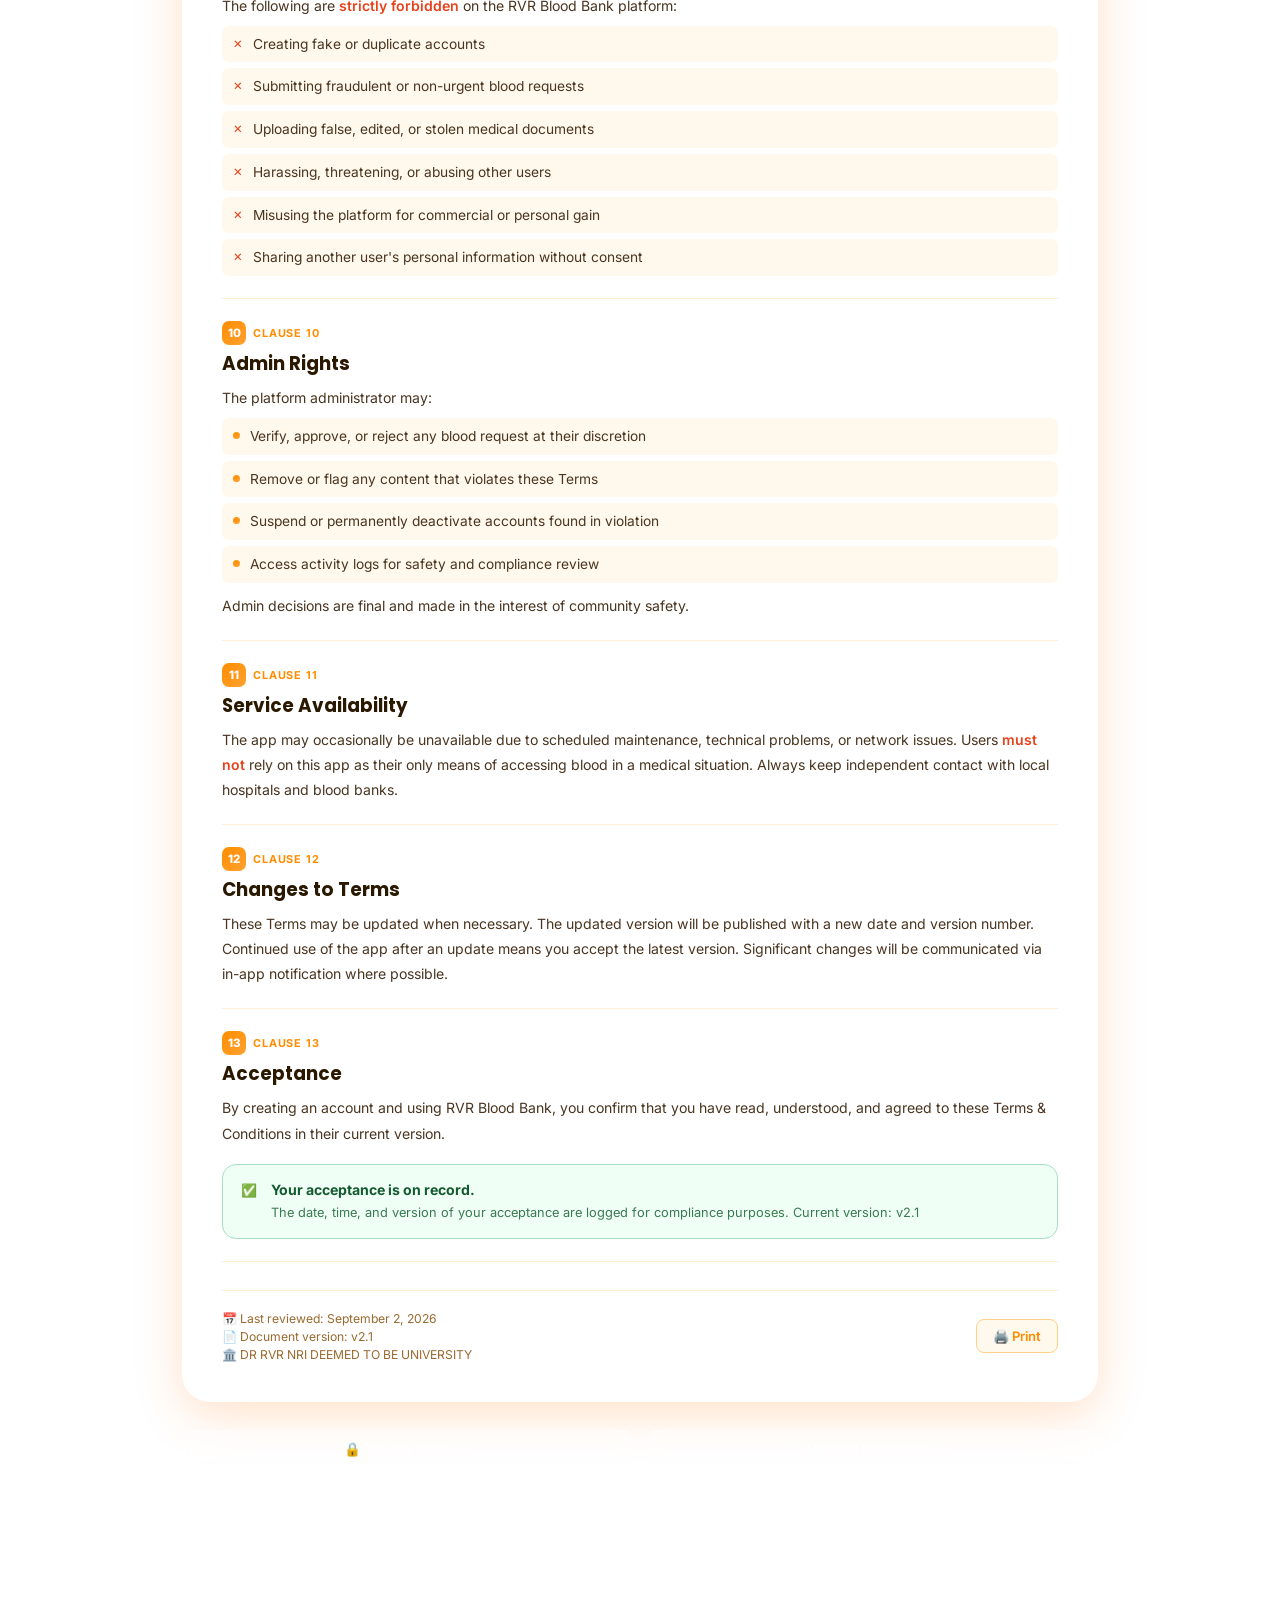
<file: terms.html>
<!DOCTYPE html>
<html lang="en">
<head>
  <meta charset="UTF-8" />
  <meta name="viewport" content="width=device-width, initial-scale=1.0" />
  <meta name="description" content="RVR Blood Bank Terms & Conditions — 13 clauses governing the use of the RVR Blood Bank application." />
  <title>Terms &amp; Conditions — RVR Blood Bank</title>
  <link rel="stylesheet" href="style.css" />
</head>
<body>

  <!-- ══ NAVBAR ══ -->
  <nav class="navbar" role="navigation" aria-label="Site navigation">
    <div class="container">
      <a href="terms.html" class="brand" aria-label="RVR Blood Bank">
        <div class="brand-icon" aria-hidden="true">🩸</div>
        <div>
          <div class="brand-name">RVR Blood Bank</div>
          <div class="brand-sub">Policy Documents</div>
        </div>
      </a>

      <!-- Desktop Nav -->
      <ul class="nav-links" role="list">
        <li><a href="terms.html" class="active" aria-current="page">Terms &amp; Conditions</a></li>
        <li><a href="privacy.html">Privacy Policy</a></li>
        <li><a href="disclaimer.html">Medical Disclaimer</a></li>
      </ul>

      <!-- Hamburger -->
      <button class="hamburger" id="hamburger" aria-label="Toggle menu" aria-expanded="false" aria-controls="mobileMenu">
        <span></span><span></span><span></span>
      </button>
    </div>
  </nav>

  <!-- Mobile Menu Drawer -->
  <div class="mobile-menu" id="mobileMenu" aria-hidden="true">
    <ul role="list">
      <li><a href="terms.html" class="active"><span class="m-icon">📋</span> Terms &amp; Conditions</a></li>
      <li><a href="privacy.html"><span class="m-icon">🔒</span> Privacy Policy</a></li>
      <li><a href="disclaimer.html"><span class="m-icon">⚕️</span> Medical Disclaimer</a></li>
    </ul>
  </div>

  <!-- ══ PAGE HEADER ══ -->
  <header class="page-header" aria-labelledby="page-title">
    <div class="container">
      <nav class="breadcrumb" aria-label="Breadcrumb">
        <a href="terms.html">RVR Blood Bank</a>
        <span aria-hidden="true">›</span>
        <span aria-current="page">Terms &amp; Conditions</span>
      </nav>
      <span class="page-icon" aria-hidden="true">📋</span>
      <h1 id="page-title">Terms &amp; Conditions</h1>
      <p class="subtitle">Please read these terms carefully before using the RVR Blood Bank application. By creating an account, you agree to all 13 clauses below.</p>
      <div class="meta-row">
        <span class="tag tag--accent">Required Reading</span>
        <span class="tag tag--primary">Version 2.1</span>
        <span class="tag tag--primary">Sept 2026</span>
      </div>
    </div>
  </header>

  <!-- ══ MAIN CONTENT ══ -->
  <main class="container" id="main-content">
    <div class="policy-card" role="article" aria-label="Terms and Conditions document">
      <div class="card-inner">

        <!-- Critical Alerts -->
        <div class="alert-box alert-box--danger" role="alert">
          <span class="alert-box__icon" aria-hidden="true">⚠️</span>
          <div>
            <div class="alert-box__title">Medical Limitation — Critical Notice</div>
            <div class="alert-box__body">
              This app <strong>does not</strong> provide medical advice, diagnosis, or treatment.
              It is a communication tool only. Always consult a qualified medical professional for health decisions.
            </div>
          </div>
        </div>

        <div class="alert-box alert-box--orange" role="alert">
          <span class="alert-box__icon" aria-hidden="true">🚨</span>
          <div>
            <div class="alert-box__title">Emergency Warning</div>
            <div class="alert-box__body">
              <strong>Do not rely solely on this app during a medical emergency.</strong>
              Call <strong>108</strong> (Ambulance) or <strong>112</strong> (Emergency) and go to the nearest hospital immediately.
            </div>
          </div>
        </div>

        <!-- Table of Contents -->
        <div class="toc-box" aria-label="Table of contents">
          <div class="toc-box__label">📑 Quick Navigation</div>
          <ol class="toc-grid" role="list">
            <li><a href="#c1">Purpose of the App</a></li>
            <li><a href="#c2">Accurate Information</a></li>
            <li><a href="#c3">Genuine Blood Requests</a></li>
            <li><a href="#c4">Donor Responsibility</a></li>
            <li><a href="#c5">Medical Disclaimer</a></li>
            <li><a href="#c6">Emergency Situations</a></li>
            <li><a href="#c7">Privacy &amp; Personal Info</a></li>
            <li><a href="#c8">Medical Documents</a></li>
            <li><a href="#c9">Prohibited Activities</a></li>
            <li><a href="#c10">Admin Rights</a></li>
            <li><a href="#c11">Service Availability</a></li>
            <li><a href="#c12">Changes to Terms</a></li>
            <li><a href="#c13">Acceptance</a></li>
          </ol>
        </div>

        <!-- Clause 1 -->
        <div class="section" id="c1">
          <div class="section-num"><span class="num-badge">1</span><span>Clause 01</span></div>
          <h2>Purpose of the App</h2>
          <p>RVR Blood Bank is designed to help students and authorized members of the college community connect blood donors with people who need blood. The platform facilitates communication between parties and does not operate as a medical service provider.</p>
        </div>

        <!-- Clause 2 -->
        <div class="section" id="c2">
          <div class="section-num"><span class="num-badge">2</span><span>Clause 02</span></div>
          <h2>Accurate Information</h2>
          <p>Users must provide correct and up-to-date information at all times, including:</p>
          <ul class="clause-list" role="list">
            <li>Full name and contact details</li>
            <li>Blood group (verified)</li>
            <li>Phone number and current availability status</li>
            <li>Accurate blood request details — quantity, urgency, and hospital name</li>
          </ul>
          <p style="margin-top:10px;">Providing false information is a violation of these Terms and may result in account suspension.</p>
        </div>

        <!-- Clause 3 -->
        <div class="section" id="c3">
          <div class="section-num"><span class="num-badge">3</span><span>Clause 03</span></div>
          <h2>Genuine Blood Requests</h2>
          <p>Users must submit only genuine, verified blood requests. Fake or misleading requests are <span class="t-red">strictly prohibited</span>. Such conduct diverts attention from real emergencies and may result in immediate account termination.</p>
        </div>

        <!-- Clause 4 -->
        <div class="section" id="c4">
          <div class="section-num"><span class="num-badge">4</span><span>Clause 04</span></div>
          <h2>Donor Responsibility</h2>
          <p>Registering as a donor does <span class="t-red">not</span> certify medical eligibility to donate blood. Donors are solely responsible for:</p>
          <ul class="clause-list" role="list">
            <li>Assessing their own medical fitness before each donation</li>
            <li>Following appropriate medical advice prior to donating</li>
            <li>Meeting standard blood donation eligibility criteria</li>
          </ul>
          <p style="margin-top:10px;">RVR Blood Bank bears no responsibility for health outcomes from donation by a medically unfit donor.</p>
        </div>

        <!-- Clause 5 -->
        <div class="section" id="c5">
          <div class="section-num"><span class="num-badge">5</span><span>Clause 05</span></div>
          <h2>Medical Disclaimer</h2>
          <p>This application only facilitates communication. <span class="t-red">RVR Blood Bank explicitly does not:</span></p>
          <ul class="clause-list clause-list--cross" role="list">
            <li>Provide medical advice of any kind</li>
            <li>Offer diagnosis or treatment recommendations</li>
            <li>Guarantee the availability of any blood type</li>
            <li>Guarantee the safety or suitability of any blood offered</li>
          </ul>
          <p style="margin-top:10px;">All medical decisions must be made by qualified healthcare professionals.</p>
        </div>

        <!-- Clause 6 -->
        <div class="section" id="c6">
          <div class="section-num"><span class="num-badge">6</span><span>Clause 06</span></div>
          <h2>Emergency Situations</h2>
          <p>This app <span class="t-red">must not</span> be your sole source of help during a medical emergency. In any urgent situation, users must:</p>
          <ul class="clause-list" role="list">
            <li>Immediately contact the nearest hospital or blood bank</li>
            <li>Call <strong>108</strong> (Ambulance) or <strong>112</strong> (National Emergency)</li>
            <li>Consult a licensed physician without delay</li>
          </ul>
        </div>

        <!-- Clause 7 -->
        <div class="section" id="c7">
          <div class="section-num"><span class="num-badge">7</span><span>Clause 07</span></div>
          <h2>Privacy &amp; Personal Information</h2>
          <p>Users must not misuse another user's personal information — including phone numbers, addresses, blood group, or contact details shared during a request. Misuse may violate applicable Indian data protection law. See our <a href="privacy.html" style="color:var(--orange-1);font-weight:600;">Privacy Policy</a> for full details.</p>
        </div>

        <!-- Clause 8 -->
        <div class="section" id="c8">
          <div class="section-num"><span class="num-badge">8</span><span>Clause 08</span></div>
          <h2>Medical Documents</h2>
          <p>Any medical proof uploaded by a requester must be:</p>
          <ul class="clause-list clause-list--check" role="list">
            <li>Genuine and unaltered</li>
            <li>Used only to verify the blood request</li>
            <li>Directly relevant to the specific request submitted</li>
          </ul>
          <p style="margin-top:10px;">Submitting fabricated or stolen documents may result in legal action in addition to account termination.</p>
        </div>

        <!-- Clause 9 -->
        <div class="section" id="c9">
          <div class="section-num"><span class="num-badge">9</span><span>Clause 09</span></div>
          <h2>Prohibited Activities</h2>
          <p>The following are <span class="t-red">strictly forbidden</span> on the RVR Blood Bank platform:</p>
          <ul class="clause-list clause-list--cross" role="list">
            <li>Creating fake or duplicate accounts</li>
            <li>Submitting fraudulent or non-urgent blood requests</li>
            <li>Uploading false, edited, or stolen medical documents</li>
            <li>Harassing, threatening, or abusing other users</li>
            <li>Misusing the platform for commercial or personal gain</li>
            <li>Sharing another user's personal information without consent</li>
          </ul>
        </div>

        <!-- Clause 10 -->
        <div class="section" id="c10">
          <div class="section-num"><span class="num-badge">10</span><span>Clause 10</span></div>
          <h2>Admin Rights</h2>
          <p>The platform administrator may:</p>
          <ul class="clause-list" role="list">
            <li>Verify, approve, or reject any blood request at their discretion</li>
            <li>Remove or flag any content that violates these Terms</li>
            <li>Suspend or permanently deactivate accounts found in violation</li>
            <li>Access activity logs for safety and compliance review</li>
          </ul>
          <p style="margin-top:10px;">Admin decisions are final and made in the interest of community safety.</p>
        </div>

        <!-- Clause 11 -->
        <div class="section" id="c11">
          <div class="section-num"><span class="num-badge">11</span><span>Clause 11</span></div>
          <h2>Service Availability</h2>
          <p>The app may occasionally be unavailable due to scheduled maintenance, technical problems, or network issues. Users <span class="t-red">must not</span> rely on this app as their only means of accessing blood in a medical situation. Always keep independent contact with local hospitals and blood banks.</p>
        </div>

        <!-- Clause 12 -->
        <div class="section" id="c12">
          <div class="section-num"><span class="num-badge">12</span><span>Clause 12</span></div>
          <h2>Changes to Terms</h2>
          <p>These Terms may be updated when necessary. The updated version will be published with a new date and version number. Continued use of the app after an update means you accept the latest version. Significant changes will be communicated via in-app notification where possible.</p>
        </div>

        <!-- Clause 13 -->
        <div class="section" id="c13">
          <div class="section-num"><span class="num-badge">13</span><span>Clause 13</span></div>
          <h2>Acceptance</h2>
          <p>By creating an account and using RVR Blood Bank, you confirm that you have read, understood, and agreed to these Terms &amp; Conditions in their current version.</p>
          <div class="accept-box" role="note">
            <span class="accept-box__icon" aria-hidden="true">✅</span>
            <div>
              <strong>Your acceptance is on record.</strong>
              <span>The date, time, and version of your acceptance are logged for compliance purposes. Current version: v2.1</span>
            </div>
          </div>
        </div>

        <!-- Card footer -->
        <div class="doc-footer">
          <div class="doc-footer-info">
            <span>📅 Last reviewed: September 2, 2026</span>
            <span>📄 Document version: v2.1</span>
            <span>🏛️ DR RVR NRI DEEMED TO BE UNIVERSITY</span>
          </div>
          <button class="print-btn" onclick="window.print()" aria-label="Print this document">🖨️ Print</button>
        </div>

      </div><!-- /card-inner -->
    </div><!-- /policy-card -->

    <!-- Page Navigation -->
    <nav class="page-nav" aria-label="Navigate between policy pages">
      <a href="privacy.html">🔒 Privacy Policy →</a>
      <a href="disclaimer.html">⚕️ Medical Disclaimer →</a>
    </nav>
  </main>

  <!-- ══ FOOTER ══ -->
  <footer class="site-footer" role="contentinfo">
    <div class="container">
      <div class="footer-card">
        <nav class="footer-links" aria-label="Policy links">
          <a href="terms.html">Terms &amp; Conditions</a>
          <a href="privacy.html">Privacy Policy</a>
          <a href="disclaimer.html">Medical Disclaimer</a>
        </nav>
        <p class="footer-copy">
          © 2026 DR RVR NRI DEEMED TO BE UNIVERSITY · Policy v2.1 · September 2026
        </p>
      </div>
    </div>
  </footer>

  <script src="menu.js"></script>
</body>
</html>
</file>
<file: style.css>
/* ═══════════════════════════════════════════════
   RVR Blood Bank — Policy Portal
   Theme  : Light Orange + White (Responsive)
   ═══════════════════════════════════════════════ */

@import url('https://fonts.googleapis.com/css2?family=Inter:wght@400;500;600;700&family=Poppins:wght@600;700;800&display=swap');

/* ── CSS Variables ── */
:root {
  --orange-1:   #FF8C00;   /* deep accent */
  --orange-2:   #FFA230;   /* primary */
  --orange-3:   #FFB84D;   /* mid */
  --orange-4:   #FFD08A;   /* light */
  --orange-5:   #FFF0D6;   /* very light tint */
  --orange-6:   #FFF8EC;   /* near-white tint */

  --red:        #E8421A;
  --red-light:  #FF6B40;

  --text-dark:  #2A1800;
  --text-body:  #5C3A00;
  --text-muted: #9A6A30;
  --text-white: #FFFFFF;

  --white:      #FFFFFF;
  --card-bg:    #FFFFFF;
  --border:     rgba(255,140,0,0.18);

  --shadow-sm:  0 2px 8px rgba(255,140,0,0.12);
  --shadow-md:  0 6px 24px rgba(255,140,0,0.18);
  --shadow-lg:  0 12px 48px rgba(255,120,0,0.22);

  --radius-sm:  8px;
  --radius-md:  14px;
  --radius-lg:  20px;
  --radius-xl:  28px;

  --nav-h:      64px;
}

/* ── Reset ── */
*, *::before, *::after { box-sizing: border-box; margin: 0; padding: 0; }
html { scroll-behavior: smooth; -webkit-text-size-adjust: 100%; }

body {
  font-family: 'Inter', system-ui, sans-serif;
  min-height: 100vh;
  /* Light orange gradient — warm and soft */
  background:
    linear-gradient(150deg,
      #FFE8C0 0%,
      #FFD08A 30%,
      #FFB84D 60%,
      #FFA230 85%,
      #FF8C00 100%);
  background-attachment: fixed;
  color: var(--text-dark);
}

/* ── Scrollbar ── */
::-webkit-scrollbar { width: 5px; }
::-webkit-scrollbar-track { background: var(--orange-5); }
::-webkit-scrollbar-thumb { background: var(--orange-2); border-radius: 4px; }

/* ── Typography ── */
h1, h2, h3 { font-family: 'Poppins', sans-serif; line-height: 1.2; }
a { color: var(--orange-1); }

/* ══════════════════════════════════════════════
   LAYOUT — Container + Grid
══════════════════════════════════════════════ */
.container {
  width: 100%;
  max-width: 980px;
  margin: 0 auto;
  padding: 0 clamp(16px, 4vw, 32px);
}

/* ══════════════════════════════════════════════
   NAVBAR
══════════════════════════════════════════════ */
.navbar {
  height: var(--nav-h);
  position: sticky;
  top: 0;
  z-index: 200;
  background: rgba(255, 248, 236, 0.75);
  backdrop-filter: blur(16px);
  -webkit-backdrop-filter: blur(16px);
  border-bottom: 1px solid rgba(255, 140, 0, 0.2);
  box-shadow: 0 2px 12px rgba(255, 140, 0, 0.1);
}

.navbar .container {
  height: 100%;
  display: flex;
  align-items: center;
  justify-content: space-between;
  gap: 12px;
}

/* Brand */
.brand {
  display: flex;
  align-items: center;
  gap: 10px;
  text-decoration: none;
  flex-shrink: 0;
}
.brand-icon {
  width: 38px; height: 38px;
  background: linear-gradient(135deg, var(--orange-1), var(--red));
  border-radius: 10px;
  display: flex;
  align-items: center;
  justify-content: center;
  font-size: 1.15rem;
  flex-shrink: 0;
  box-shadow: 0 2px 8px rgba(255,100,0,0.35);
}
.brand-name {
  font-family: 'Poppins', sans-serif;
  font-weight: 700;
  font-size: 0.95rem;
  color: var(--text-dark);
  line-height: 1.15;
}
.brand-sub {
  font-size: 0.65rem;
  color: var(--text-muted);
}

/* Desktop Nav Links */
.nav-links {
  display: flex;
  gap: 4px;
  list-style: none;
  align-items: center;
}
.nav-links a {
  color: var(--text-body);
  text-decoration: none;
  font-size: 0.84rem;
  font-weight: 500;
  padding: 7px 16px;
  border-radius: 20px;
  border: 1px solid transparent;
  transition: all 0.2s ease;
  white-space: nowrap;
}
.nav-links a:hover {
  background: var(--orange-5);
  border-color: var(--border);
  color: var(--orange-1);
}
.nav-links a.active {
  background: linear-gradient(135deg, var(--orange-1), var(--orange-2));
  color: #fff;
  border-color: transparent;
  box-shadow: var(--shadow-sm);
}

/* Hamburger Button */
.hamburger {
  display: none;
  flex-direction: column;
  justify-content: center;
  align-items: center;
  gap: 5px;
  width: 38px; height: 38px;
  background: var(--orange-5);
  border: 1px solid var(--border);
  border-radius: var(--radius-sm);
  cursor: pointer;
  padding: 0;
  flex-shrink: 0;
}
.hamburger span {
  display: block;
  width: 18px; height: 2px;
  background: var(--orange-1);
  border-radius: 2px;
  transition: all 0.25s ease;
}
.hamburger.open span:nth-child(1) { transform: rotate(45deg) translate(5px, 5px); }
.hamburger.open span:nth-child(2) { opacity: 0; transform: scaleX(0); }
.hamburger.open span:nth-child(3) { transform: rotate(-45deg) translate(5px, -5px); }

/* Mobile Drawer */
.mobile-menu {
  position: fixed;
  top: var(--nav-h);
  left: 0; right: 0;
  background: rgba(255, 252, 245, 0.97);
  backdrop-filter: blur(16px);
  border-bottom: 1px solid var(--border);
  z-index: 199;
  transform: translateY(-110%);
  transition: transform 0.3s cubic-bezier(0.16,1,0.3,1);
  box-shadow: var(--shadow-md);
}
.mobile-menu.open { transform: translateY(0); }
.mobile-menu ul { list-style: none; padding: 12px 16px 16px; }
.mobile-menu ul li { border-bottom: 1px solid var(--orange-5); }
.mobile-menu ul li:last-child { border-bottom: none; }
.mobile-menu ul a {
  display: flex;
  align-items: center;
  gap: 10px;
  padding: 14px 8px;
  color: var(--text-body);
  text-decoration: none;
  font-size: 0.95rem;
  font-weight: 500;
  border-radius: var(--radius-sm);
  transition: background 0.15s;
}
.mobile-menu ul a:hover { background: var(--orange-5); }
.mobile-menu ul a.active { color: var(--orange-1); font-weight: 700; }
.mobile-menu ul a .m-icon { font-size: 1.1rem; }

/* ══════════════════════════════════════════════
   PAGE HEADER
══════════════════════════════════════════════ */
.page-header {
  padding: clamp(32px, 6vw, 56px) 0 clamp(24px, 4vw, 40px);
  text-align: center;
}
.breadcrumb {
  display: flex;
  align-items: center;
  justify-content: center;
  gap: 6px;
  font-size: 0.78rem;
  color: rgba(255,255,255,0.75);
  margin-bottom: 14px;
  flex-wrap: wrap;
}
.breadcrumb a { color: rgba(255,255,255,0.75); text-decoration: none; }
.breadcrumb a:hover { color: #fff; }
.breadcrumb span { color: rgba(255,255,255,0.5); }

.page-icon {
  display: block;
  font-size: clamp(2rem, 5vw, 2.8rem);
  margin-bottom: 12px;
  filter: drop-shadow(0 2px 6px rgba(0,0,0,0.15));
}
.page-header h1 {
  font-size: clamp(1.7rem, 4.5vw, 2.6rem);
  font-weight: 800;
  color: #fff;
  margin-bottom: 12px;
  text-shadow: 0 2px 12px rgba(180,80,0,0.25);
  letter-spacing: -0.02em;
}
.page-header .subtitle {
  font-size: clamp(0.85rem, 2vw, 1rem);
  color: rgba(255,255,255,0.85);
  max-width: 540px;
  margin: 0 auto;
  line-height: 1.65;
}
.meta-row {
  display: flex;
  align-items: center;
  justify-content: center;
  gap: 8px;
  margin-top: 16px;
  flex-wrap: wrap;
}
.tag {
  display: inline-flex;
  align-items: center;
  gap: 4px;
  font-size: 0.7rem;
  font-weight: 700;
  letter-spacing: 0.05em;
  text-transform: uppercase;
  padding: 4px 12px;
  border-radius: 20px;
}
.tag--primary {
  background: rgba(255,255,255,0.2);
  border: 1px solid rgba(255,255,255,0.45);
  color: #fff;
}
.tag--accent {
  background: rgba(255,100,0,0.25);
  border: 1px solid rgba(255,160,80,0.5);
  color: #fff;
}

/* ══════════════════════════════════════════════
   POLICY CARD (White Content Block)
══════════════════════════════════════════════ */
.policy-card {
  background: var(--card-bg);
  border-radius: var(--radius-xl);
  box-shadow: var(--shadow-lg);
  overflow: hidden;
  margin-bottom: 28px;
}
.policy-card::before {
  content: '';
  display: block;
  height: 5px;
  background: linear-gradient(90deg, var(--red), var(--orange-1), var(--orange-3));
}
.card-inner {
  padding: clamp(20px, 5vw, 40px);
}

/* ── Alert Boxes ── */
.alert-box {
  display: flex;
  gap: 14px;
  align-items: flex-start;
  border-radius: var(--radius-md);
  padding: 16px 18px;
  margin-bottom: 20px;
  border-left: 5px solid;
}
.alert-box--danger {
  background: #FFF2F0;
  border-color: #E8421A;
  border-top: 1px solid #FFD0C0;
  border-right: 1px solid #FFD0C0;
  border-bottom: 1px solid #FFD0C0;
}
.alert-box--orange {
  background: var(--orange-6);
  border-color: var(--orange-2);
  border-top: 1px solid var(--orange-4);
  border-right: 1px solid var(--orange-4);
  border-bottom: 1px solid var(--orange-4);
}
.alert-box--info {
  background: #F0F7FF;
  border-color: #3B82F6;
  border-top: 1px solid #BAD5FF;
  border-right: 1px solid #BAD5FF;
  border-bottom: 1px solid #BAD5FF;
}
.alert-box__icon { font-size: 1.25rem; flex-shrink: 0; line-height: 1.4; }
.alert-box__title {
  font-weight: 700;
  font-size: 0.88rem;
  margin-bottom: 4px;
}
.alert-box--danger .alert-box__title  { color: #B83410; }
.alert-box--orange .alert-box__title  { color: var(--orange-1); }
.alert-box--info   .alert-box__title  { color: #1D4ED8; }
.alert-box__body {
  font-size: 0.84rem;
  color: #5C4030;
  line-height: 1.65;
}
.alert-box--info .alert-box__body { color: #374151; }

/* ── Table of Contents ── */
.toc-box {
  background: var(--orange-6);
  border: 1px solid var(--orange-5);
  border-radius: var(--radius-md);
  padding: 18px 20px;
  margin-bottom: 24px;
}
.toc-box__label {
  font-size: 0.68rem;
  font-weight: 700;
  letter-spacing: 0.1em;
  text-transform: uppercase;
  color: var(--orange-1);
  margin-bottom: 12px;
}
.toc-grid {
  display: grid;
  grid-template-columns: 1fr 1fr;
  gap: 4px 16px;
  list-style: none;
  counter-reset: toc;
}
.toc-grid li a {
  display: flex;
  align-items: center;
  gap: 6px;
  font-size: 0.82rem;
  color: var(--text-body);
  text-decoration: none;
  padding: 5px 6px;
  border-radius: 6px;
  transition: all 0.15s;
}
.toc-grid li a:hover { background: var(--orange-5); color: var(--orange-1); }
.toc-grid li a::before {
  content: counter(toc, decimal-leading-zero);
  counter-increment: toc;
  font-size: 0.68rem;
  font-weight: 700;
  color: var(--orange-2);
  background: var(--orange-5);
  width: 22px; height: 22px;
  border-radius: 6px;
  display: flex;
  align-items: center;
  justify-content: center;
  flex-shrink: 0;
}

/* ── Policy Sections ── */
.section {
  padding: 22px 0;
  border-bottom: 1px solid var(--orange-5);
}
.section:last-child { border-bottom: none; padding-bottom: 4px; }
.section:first-child { padding-top: 4px; }

.section-num {
  display: inline-flex;
  align-items: center;
  gap: 7px;
  margin-bottom: 8px;
}
.num-badge {
  display: inline-flex;
  align-items: center;
  justify-content: center;
  width: 24px; height: 24px;
  background: linear-gradient(135deg, var(--orange-1), var(--orange-2));
  color: #fff;
  border-radius: 7px;
  font-size: 0.72rem;
  font-weight: 800;
}
.section-num span:last-child {
  font-size: 0.68rem;
  font-weight: 700;
  letter-spacing: 0.08em;
  text-transform: uppercase;
  color: var(--orange-1);
}

.section h2 {
  font-family: 'Poppins', sans-serif;
  font-size: clamp(1rem, 2.5vw, 1.15rem);
  font-weight: 700;
  color: var(--text-dark);
  margin-bottom: 10px;
}
.section p {
  font-size: 0.88rem;
  color: #4A3520;
  line-height: 1.78;
  margin-bottom: 8px;
}
.section p:last-child { margin-bottom: 0; }

/* Inline emphasis */
.t-red    { color: var(--red); font-weight: 600; }
.t-orange { color: var(--orange-1); font-weight: 600; }
.t-dark   { color: var(--text-dark); font-weight: 600; }

/* ── Clause Lists ── */
.clause-list {
  list-style: none;
  display: flex;
  flex-direction: column;
  gap: 6px;
  margin-top: 8px;
}
.clause-list li {
  display: flex;
  align-items: flex-start;
  gap: 10px;
  font-size: 0.86rem;
  color: #4A3520;
  line-height: 1.65;
  padding: 6px 10px;
  border-radius: 7px;
  background: var(--orange-6);
  border: 1px solid transparent;
  transition: border-color 0.15s;
}
.clause-list li:hover { border-color: var(--orange-4); }

.clause-list li::before {
  content: '';
  width: 7px; height: 7px;
  border-radius: 50%;
  background: linear-gradient(135deg, var(--orange-1), var(--orange-2));
  flex-shrink: 0;
  margin-top: 7px;
}
.clause-list--cross li::before {
  content: '✕';
  width: auto; height: auto;
  background: none;
  color: var(--red);
  font-size: 0.72rem;
  font-weight: 800;
  margin-top: 2px;
}
.clause-list--check li::before {
  content: '✓';
  width: auto; height: auto;
  background: none;
  color: #1A8A4A;
  font-size: 0.82rem;
  font-weight: 800;
  margin-top: 2px;
}

/* ── Acceptance / Success Box ── */
.accept-box {
  display: flex;
  align-items: flex-start;
  gap: 14px;
  background: #F0FFF6;
  border: 1.5px solid #A8DFC4;
  border-radius: var(--radius-md);
  padding: 16px 18px;
  margin-top: 18px;
}
.accept-box__icon { font-size: 1.3rem; flex-shrink: 0; }
.accept-box strong { display: block; font-size: 0.88rem; color: #145A30; margin-bottom: 3px; }
.accept-box span { font-size: 0.8rem; color: #3A7A52; line-height: 1.5; }

/* ── Emergency Step Cards ── */
.step-list {
  display: flex;
  flex-direction: column;
  gap: 10px;
  margin-top: 14px;
}
.step-card {
  display: flex;
  align-items: flex-start;
  gap: 14px;
  background: var(--orange-6);
  border: 1px solid var(--orange-4);
  border-radius: var(--radius-md);
  padding: 14px 16px;
  transition: border-color 0.15s, box-shadow 0.15s;
}
.step-card:hover { border-color: var(--orange-2); box-shadow: var(--shadow-sm); }
.step-num {
  width: 30px; height: 30px;
  background: linear-gradient(135deg, var(--red), var(--orange-1));
  color: #fff;
  border-radius: 50%;
  display: flex;
  align-items: center;
  justify-content: center;
  font-weight: 800;
  font-size: 0.85rem;
  flex-shrink: 0;
}
.step-card strong { display: block; font-size: 0.88rem; color: var(--text-dark); margin-bottom: 2px; }
.step-card p { font-size: 0.8rem; color: var(--text-muted); margin: 0; line-height: 1.5; }

/* ── Data Table ── */
.data-table-wrap {
  overflow-x: auto;
  border: 1px solid var(--orange-4);
  border-radius: var(--radius-md);
  margin-top: 12px;
}
.data-table {
  width: 100%;
  border-collapse: collapse;
  font-size: 0.84rem;
  min-width: 400px;
}
.data-table th {
  text-align: left;
  padding: 10px 14px;
  background: var(--orange-5);
  color: var(--orange-1);
  font-size: 0.72rem;
  font-weight: 700;
  letter-spacing: 0.06em;
  text-transform: uppercase;
  border-bottom: 1px solid var(--orange-4);
}
.data-table td {
  padding: 10px 14px;
  border-bottom: 1px solid var(--orange-6);
  color: #4A3520;
  vertical-align: middle;
}
.data-table tr:last-child td { border-bottom: none; }
.data-table tr:hover td { background: var(--orange-6); }

/* ── Doc Footer (inside card) ── */
.doc-footer {
  display: flex;
  align-items: center;
  justify-content: space-between;
  gap: 12px;
  margin-top: 28px;
  padding-top: 20px;
  border-top: 1px solid var(--orange-5);
  flex-wrap: wrap;
}
.doc-footer-info {
  display: flex;
  flex-direction: column;
  gap: 3px;
}
.doc-footer-info span { font-size: 0.76rem; color: var(--text-muted); }

.print-btn {
  display: inline-flex;
  align-items: center;
  gap: 6px;
  background: var(--orange-6);
  border: 1.5px solid var(--orange-4);
  border-radius: var(--radius-sm);
  padding: 8px 16px;
  font-size: 0.82rem;
  font-family: 'Inter', sans-serif;
  font-weight: 600;
  color: var(--orange-1);
  cursor: pointer;
  transition: all 0.2s;
}
.print-btn:hover {
  background: var(--orange-5);
  border-color: var(--orange-2);
  box-shadow: var(--shadow-sm);
}

/* ══════════════════════════════════════════════
   PAGE NAVIGATION
══════════════════════════════════════════════ */
.page-nav {
  display: flex;
  justify-content: space-between;
  gap: 10px;
  margin-bottom: 32px;
  flex-wrap: wrap;
}
.page-nav a {
  display: inline-flex;
  align-items: center;
  gap: 8px;
  background: rgba(255,255,255,0.25);
  border: 1px solid rgba(255,255,255,0.4);
  color: #fff;
  text-decoration: none;
  font-size: 0.84rem;
  font-weight: 600;
  padding: 10px 20px;
  border-radius: var(--radius-md);
  transition: all 0.2s;
  flex: 1;
  justify-content: center;
  min-width: 140px;
  backdrop-filter: blur(8px);
}
.page-nav a:hover {
  background: rgba(255,255,255,0.38);
  border-color: rgba(255,255,255,0.6);
  box-shadow: var(--shadow-sm);
}

/* ══════════════════════════════════════════════
   FOOTER
══════════════════════════════════════════════ */
.site-footer { padding: 0 0 32px; }
.footer-card {
  background: rgba(255,255,255,0.22);
  border: 1px solid rgba(255,255,255,0.35);
  border-radius: var(--radius-lg);
  padding: clamp(16px, 4vw, 28px) clamp(18px, 4vw, 32px);
  display: flex;
  flex-direction: column;
  align-items: center;
  gap: 16px;
  text-align: center;
  backdrop-filter: blur(8px);
}
.footer-links {
  display: flex;
  gap: 6px;
  flex-wrap: wrap;
  justify-content: center;
}
.footer-links a {
  color: rgba(255,255,255,0.85);
  font-size: 0.82rem;
  font-weight: 500;
  text-decoration: none;
  padding: 6px 14px;
  border-radius: 20px;
  border: 1px solid rgba(255,255,255,0.3);
  transition: all 0.2s;
}
.footer-links a:hover {
  background: rgba(255,255,255,0.2);
  color: #fff;
}
.footer-copy {
  font-size: 0.76rem;
  color: rgba(255,255,255,0.65);
  line-height: 1.6;
}

/* ══════════════════════════════════════════════
   RESPONSIVE BREAKPOINTS
══════════════════════════════════════════════ */

/* Tablet — 768px */
@media (max-width: 768px) {
  .nav-links    { display: none; }
  .hamburger    { display: flex; }
  .toc-grid     { grid-template-columns: 1fr; }
  .page-nav a   { flex: 1 1 140px; }
}

/* Mobile — 480px */
@media (max-width: 480px) {
  :root { --nav-h: 58px; }
  .brand-name   { font-size: 0.88rem; }
  .brand-sub    { display: none; }
  .card-inner   { padding: 18px 16px; }
  .section      { padding: 16px 0; }
  .page-nav     { flex-direction: column; }
  .page-nav a   { width: 100%; text-align: center; }
  .doc-footer   { flex-direction: column; align-items: flex-start; }
  .alert-box    { flex-direction: column; gap: 8px; }
}

/* Large — 1024px+ */
@media (min-width: 1024px) {
  .policy-card  { border-radius: var(--radius-xl); }
}

/* ── Print ── */
@media print {
  body { background: #fff !important; }
  .navbar, .page-nav, .site-footer, .hamburger, .mobile-menu { display: none !important; }
  .policy-card { box-shadow: none; border: 1px solid #E0C090; border-radius: 8px; }
  .policy-card::before { background: #FF8C00; }
  .page-header { padding: 16px 0; }
  .page-header h1 { color: #2A1800; text-shadow: none; }
  .breadcrumb, .subtitle { color: #555; }
  .tag { display: none; }
}
</file>
